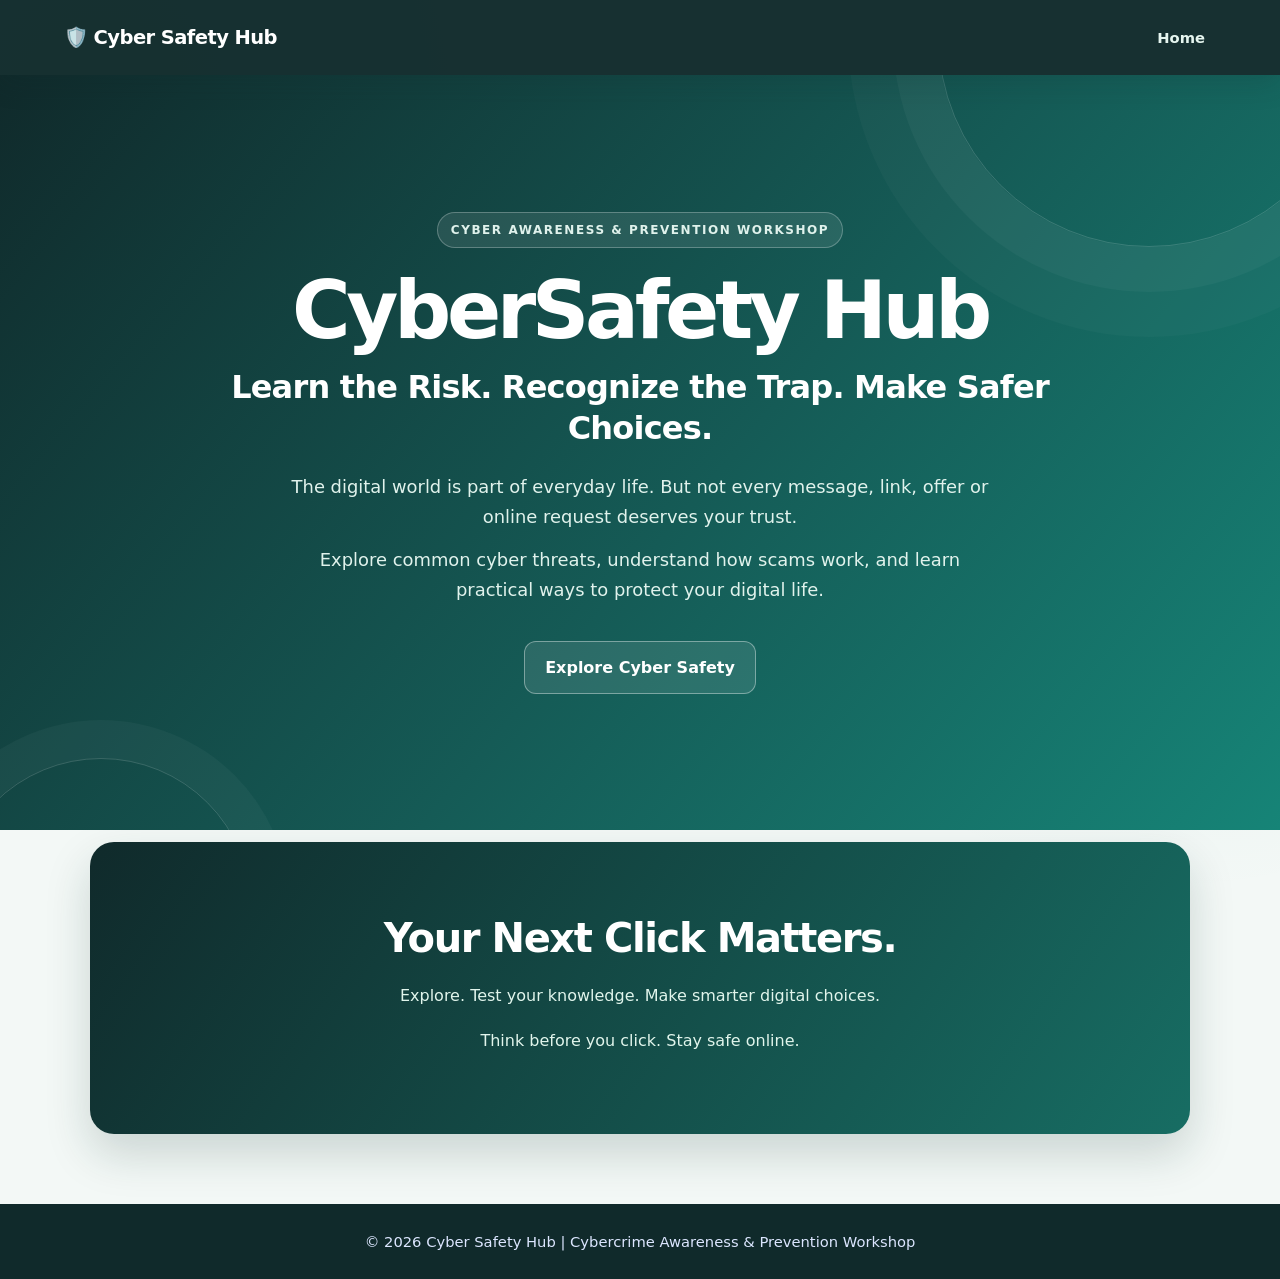
<file: index.html>
<!DOCTYPE html>
<html lang="en">
<head>
    <meta charset="UTF-8">
    <meta name="viewport" content="width=device-width, initial-scale=1.0">

    <title>Cyber Safety Hub</title>

    <link rel="stylesheet" href="css/style.css">
</head>

<body>

<header>
    <nav class="navbar">

        <div class="logo">
            🛡️ Cyber Safety Hub
        </div>

        <div class="nav-links">
            <a href="index.html">Home</a>
        </div>

    </nav>
</header>


<main>

<section class="hero">

    <div class="hero-content">

        <p class="small-title">
            CYBER AWARENESS & PREVENTION WORKSHOP
        </p>

        <h1>
            CyberSafety Hub
        </h1>

        <h2>
            Learn the Risk. Recognize the Trap. Make Safer Choices.
        </h2>

        <p>
            The digital world is part of everyday life.
            But not every message, link, offer or online request
            deserves your trust.
        </p>

        <p>
            Explore common cyber threats, understand how scams work,
            and learn practical ways to protect your digital life.
        </p>

        <div class="buttons">

            <a href="pages/explore.html"
               class="btn secondary">
                Explore Cyber Safety
            </a>

        </div>

    </div>

</section>


<section class="callout">

    <h2>Your Next Click Matters.</h2>

    <p>
        Explore. Test your knowledge. Make smarter digital choices.
    </p>

    <p>
        Think before you click. Stay safe online.
    </p>

</section>

</main>


<footer>

    <p>
        © 2026 Cyber Safety Hub | Cybercrime Awareness & Prevention Workshop
    </p>

</footer>

<script src="js/main.js"></script>

</body>
</html>
</file>
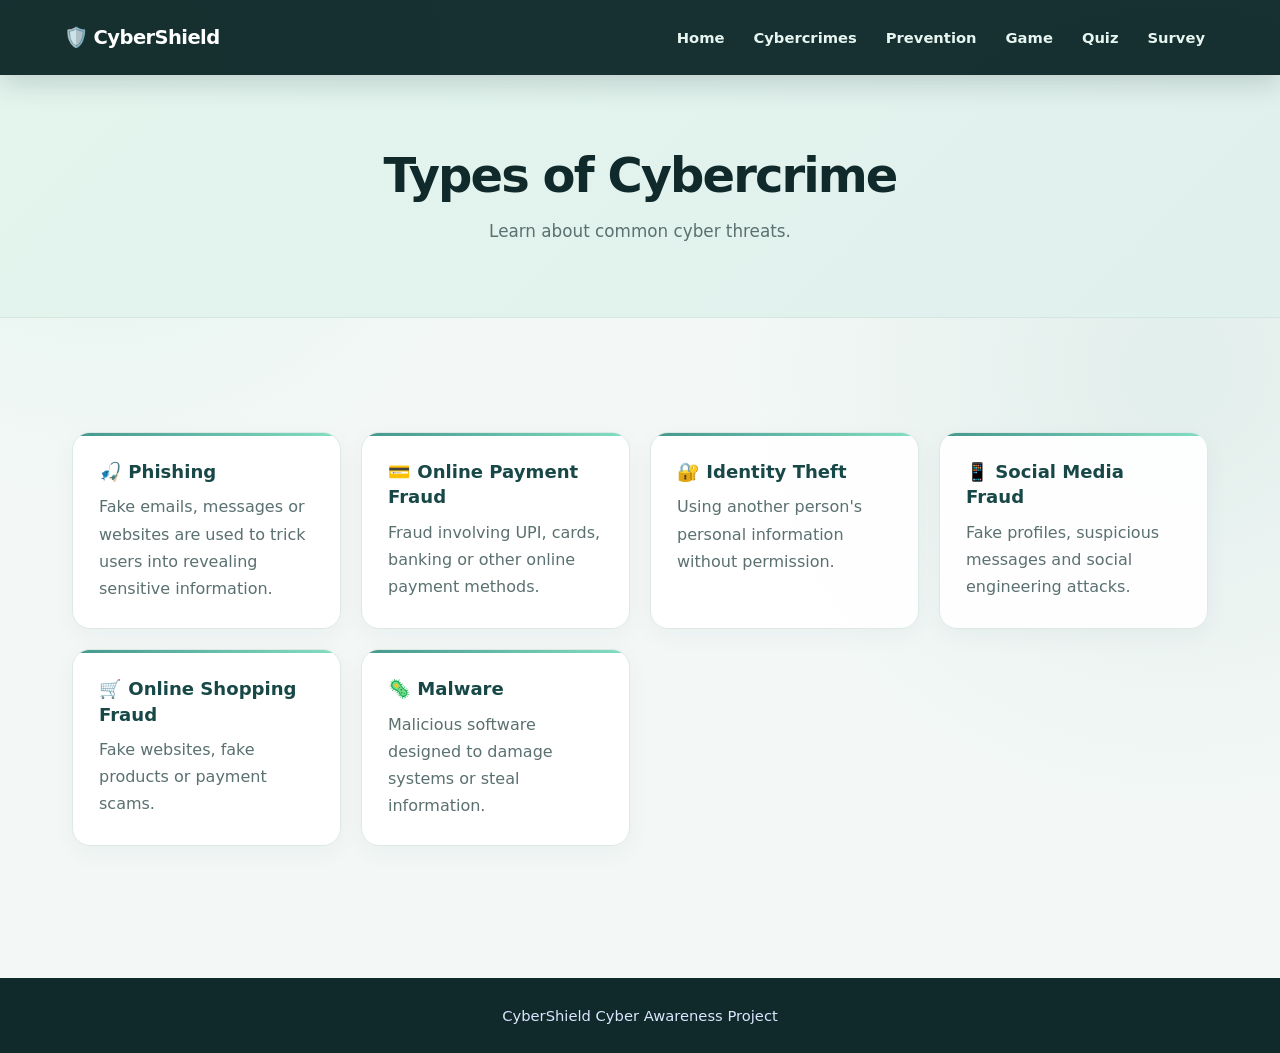
<file: cybercrimes.html>
<!DOCTYPE html>
<html lang="en">
<head>
    <meta charset="UTF-8">
    <meta name="viewport" content="width=device-width, initial-scale=1.0">
    <title>Types of Cybercrime</title>
    <link rel="stylesheet" href="css/style.css">
</head>

<body>

<header>
<nav class="navbar">
<h1>🛡️ CyberShield</h1>

<div class="nav-links">
<a href="index.html">Home</a>
<a href="cybercrimes.html">Cybercrimes</a>
<a href="prevention.html">Prevention</a>
<a href="game.html">Game</a>
<a href="quiz.html">Quiz</a>
<a href="survey.html">Survey</a>
</div>
</nav>
</header>

<section class="page-header">
<h2>Types of Cybercrime</h2>
<p>Learn about common cyber threats.</p>
</section>

<section class="container">

<div class="cards">

<div class="card">
<h3>🎣 Phishing</h3>
<p>
Fake emails, messages or websites are used to
trick users into revealing sensitive information.
</p>
</div>

<div class="card">
<h3>💳 Online Payment Fraud</h3>
<p>
Fraud involving UPI, cards, banking or other
online payment methods.
</p>
</div>

<div class="card">
<h3>🔐 Identity Theft</h3>
<p>
Using another person's personal information
without permission.
</p>
</div>

<div class="card">
<h3>📱 Social Media Fraud</h3>
<p>
Fake profiles, suspicious messages and
social engineering attacks.
</p>
</div>

<div class="card">
<h3>🛒 Online Shopping Fraud</h3>
<p>
Fake websites, fake products or payment scams.
</p>
</div>

<div class="card">
<h3>🦠 Malware</h3>
<p>
Malicious software designed to damage systems
or steal information.
</p>
</div>

</div>

</section>

<footer>
<p>CyberShield Cyber Awareness Project</p>
</footer>

</body>
</html>
</file>
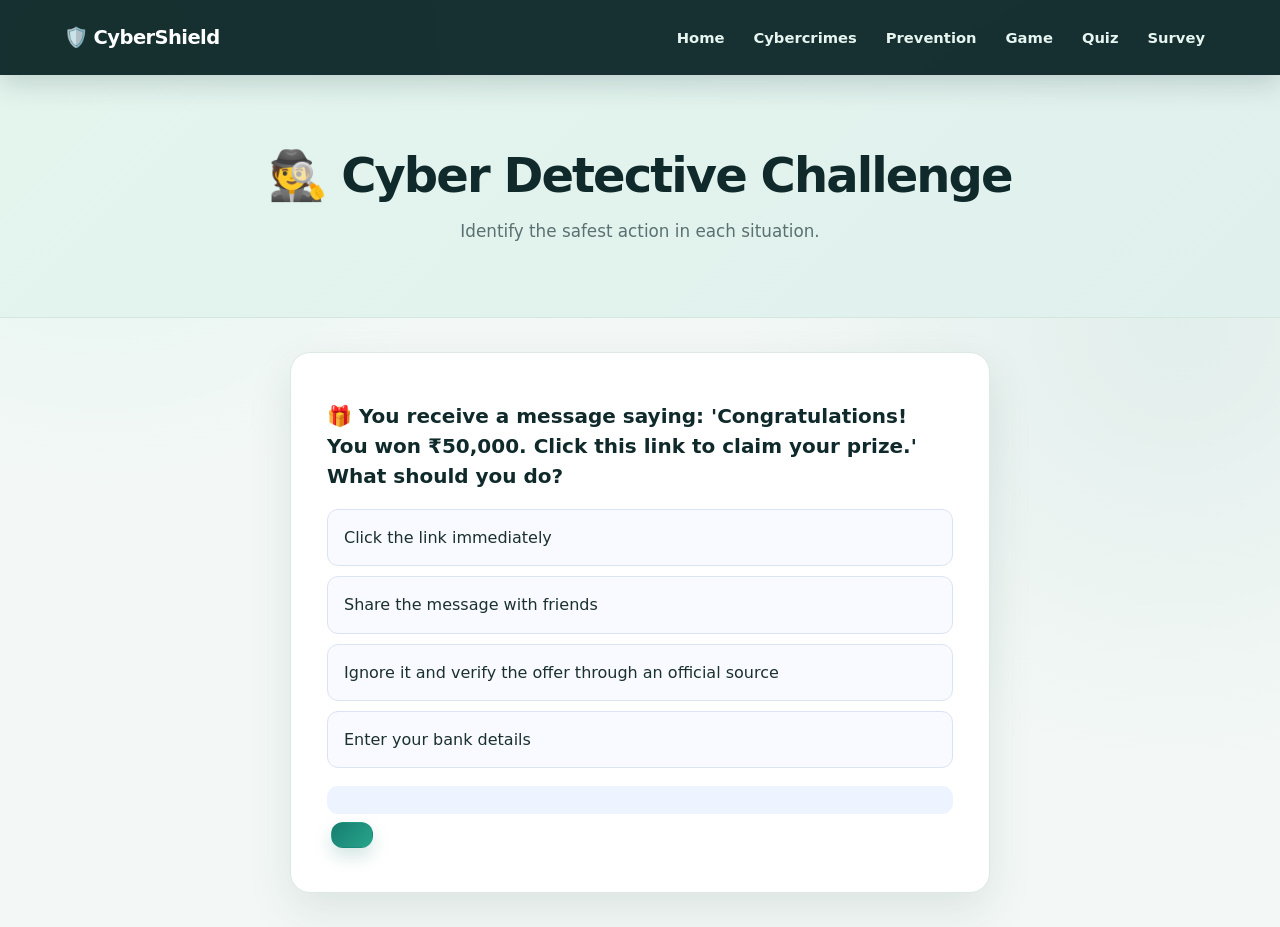
<file: game.html>
<!DOCTYPE html>
<html lang="en">
<head>
<meta charset="UTF-8">
<meta name="viewport" content="width=device-width, initial-scale=1.0">
<title>Cyber Challenge</title>
<link rel="stylesheet" href="css/style.css">
</head>

<body>

<header>
<nav class="navbar">
<h1>🛡️ CyberShield</h1>

<div class="nav-links">
<a href="index.html">Home</a>
<a href="cybercrimes.html">Cybercrimes</a>
<a href="prevention.html">Prevention</a>
<a href="game.html">Game</a>
<a href="quiz.html">Quiz</a>
<a href="survey.html">Survey</a>
</div>
</nav>
</header>

<section class="page-header">
<h2>🕵️ Cyber Detective Challenge</h2>
<p>Identify the safest action in each situation.</p>
</section>

<section class="question-box">

<h3 id="question"></h3>

<div id="options"></div>

<div id="result" class="result"></div>

<button  id="nextButton" onclick="nextQuestion()" class="btn primary>"
    Next Challenge
</button>

</section>

<script src="../js/game.js">
    let currentQuestion = 0;
let correctAnswers = 0;
let wrongAnswers = 0;

const questions = [
    {
        question: "You receive a message saying: 'Congratulations! You won ₹50,000. Click this link to claim your prize.' What should you do?",
        options: [
            "Click the link immediately",
            "Share the message with friends",
            "Ignore it and verify the offer through an official source",
            "Enter your bank details"
        ],
        answer: 2
    },

    {
        question: "Someone asks for your OTP on a phone call. What should you do?",
        options: [
            "Give the OTP",
            "Share only the last 2 digits",
            "Never share the OTP",
            "Ask them why they need it"
        ],
        answer: 2
    },

    {
        question: "You receive an unknown email attachment. What is the safest action?",
        options: [
            "Open it immediately",
            "Download it and check later",
            "Ignore/delete it or verify the sender first",
            "Forward it to friends"
        ],
        answer: 2
    }
];
</script>
<div id="quizResult" style="display:none;">
    <h2>🎉 Quiz Completed!</h2>

    <p>✅ Correct Answers: <span id="correctCount">0</span></p>
    <p>❌ Wrong Answers: <span id="wrongCount">0</span></p>
    <p>📊 Total Score: <span id="finalScore">0</span></p>
    <p>🎯 Percentage: <span id="percentage">0</span>%</p>

    <button onclick="restartQuiz()">🔄 Try Again</button>
</div>

</body>
</html>
</file>
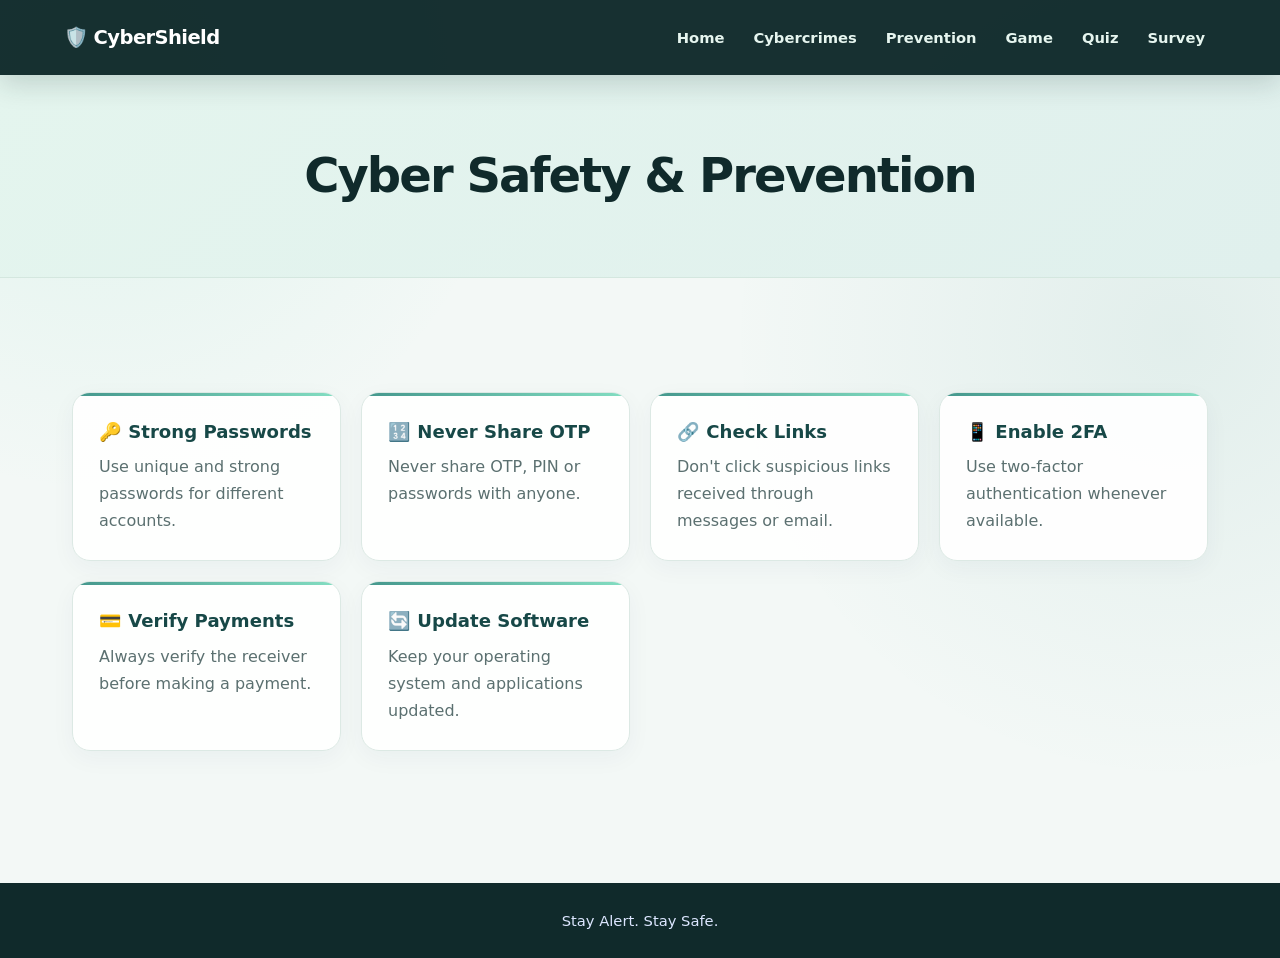
<file: prevention.html>
<!DOCTYPE html>
<html lang="en">
<head>
<meta charset="UTF-8">
<meta name="viewport" content="width=device-width, initial-scale=1.0">
<title>Cyber Safety Tips</title>
<link rel="stylesheet" href="css/style.css">
</head>

<body>

<header>
<nav class="navbar">
<h1>🛡️ CyberShield</h1>

<div class="nav-links">
<a href="index.html">Home</a>
<a href="cybercrimes.html">Cybercrimes</a>
<a href="prevention.html">Prevention</a>
<a href="game.html">Game</a>
<a href="quiz.html">Quiz</a>
<a href="survey.html">Survey</a>
</div>
</nav>
</header>

<section class="page-header">
<h2>Cyber Safety & Prevention</h2>
</section>

<section class="container">

<div class="cards">

<div class="card">
<h3>🔑 Strong Passwords</h3>
<p>Use unique and strong passwords for different accounts.</p>
</div>

<div class="card">
<h3>🔢 Never Share OTP</h3>
<p>Never share OTP, PIN or passwords with anyone.</p>
</div>

<div class="card">
<h3>🔗 Check Links</h3>
<p>Don't click suspicious links received through messages or email.</p>
</div>

<div class="card">
<h3>📱 Enable 2FA</h3>
<p>Use two-factor authentication whenever available.</p>
</div>

<div class="card">
<h3>💳 Verify Payments</h3>
<p>Always verify the receiver before making a payment.</p>
</div>

<div class="card">
<h3>🔄 Update Software</h3>
<p>Keep your operating system and applications updated.</p>
</div>

</div>

</section>

<footer>
<p>Stay Alert. Stay Safe.</p>
</footer>

</body>
</html>
</file>
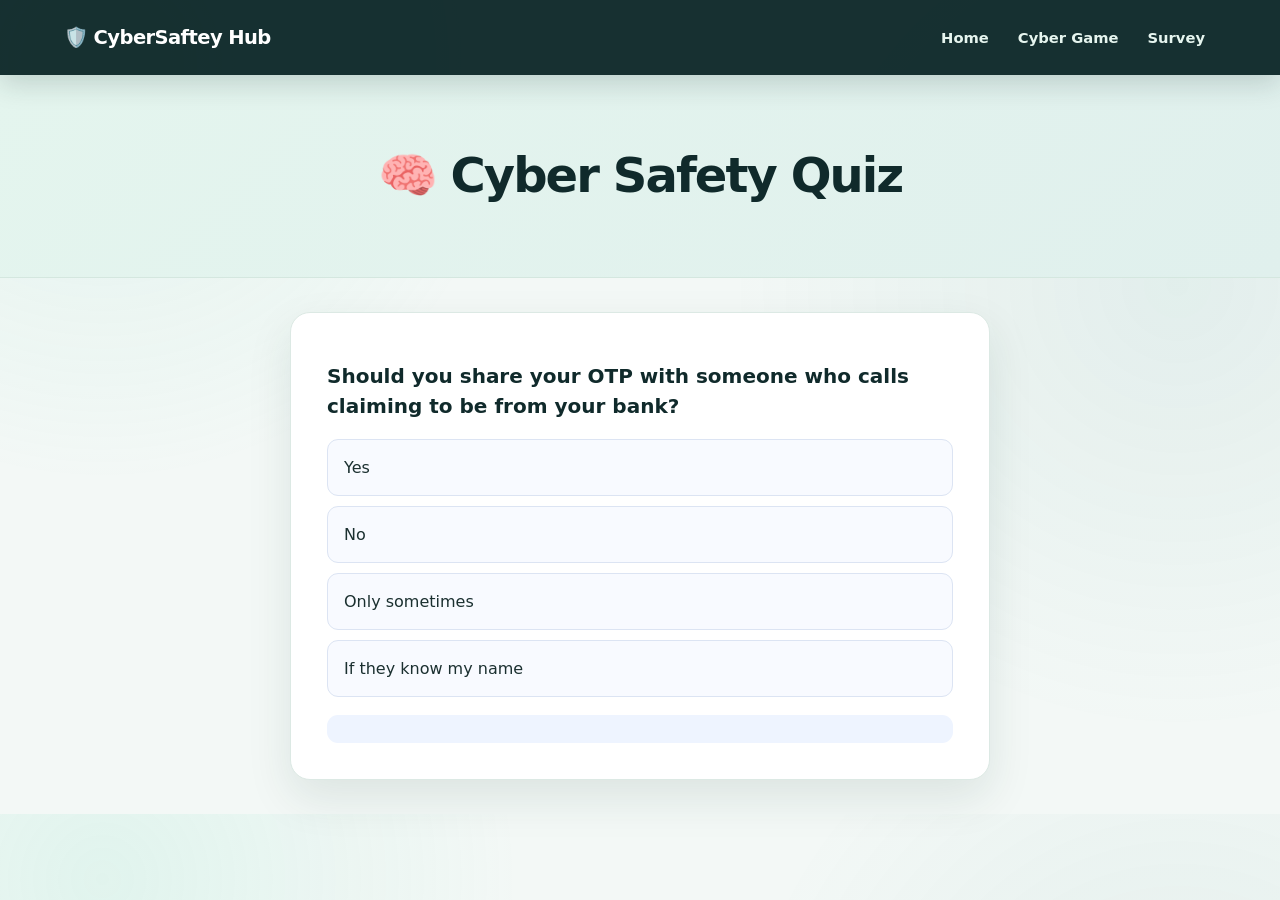
<file: quiz.html>
<!DOCTYPE html>
<html lang="en">
<head>
<meta charset="UTF-8">
<meta name="viewport" content="width=device-width, initial-scale=1.0">
<title>Cyber Safety Quiz</title>
<link rel="stylesheet" href="css/style.css">
</head>

<body>

<header>
<nav class="navbar">
<h1>🛡️ CyberSaftey Hub</h1>

<div class="nav-links">
<a href="index.html">Home</a>
<a href="game.html">Cyber Game</a>
<a href="survey.html">Survey</a>
</div>
</nav>
</header>

<section class="page-header">
<h2>🧠 Cyber Safety Quiz</h2>
</section>

<section class="question-box">

<h3 id="quizQuestion"></h3>

<div id="quizOptions"></div>

<div id="quizResult" class="result"></div>

<button id="quizNext" class="btn" type="button">
Next Question
</button>

</section>

<script src="js/quiz.js"></script>

</body>
</html>
</file>
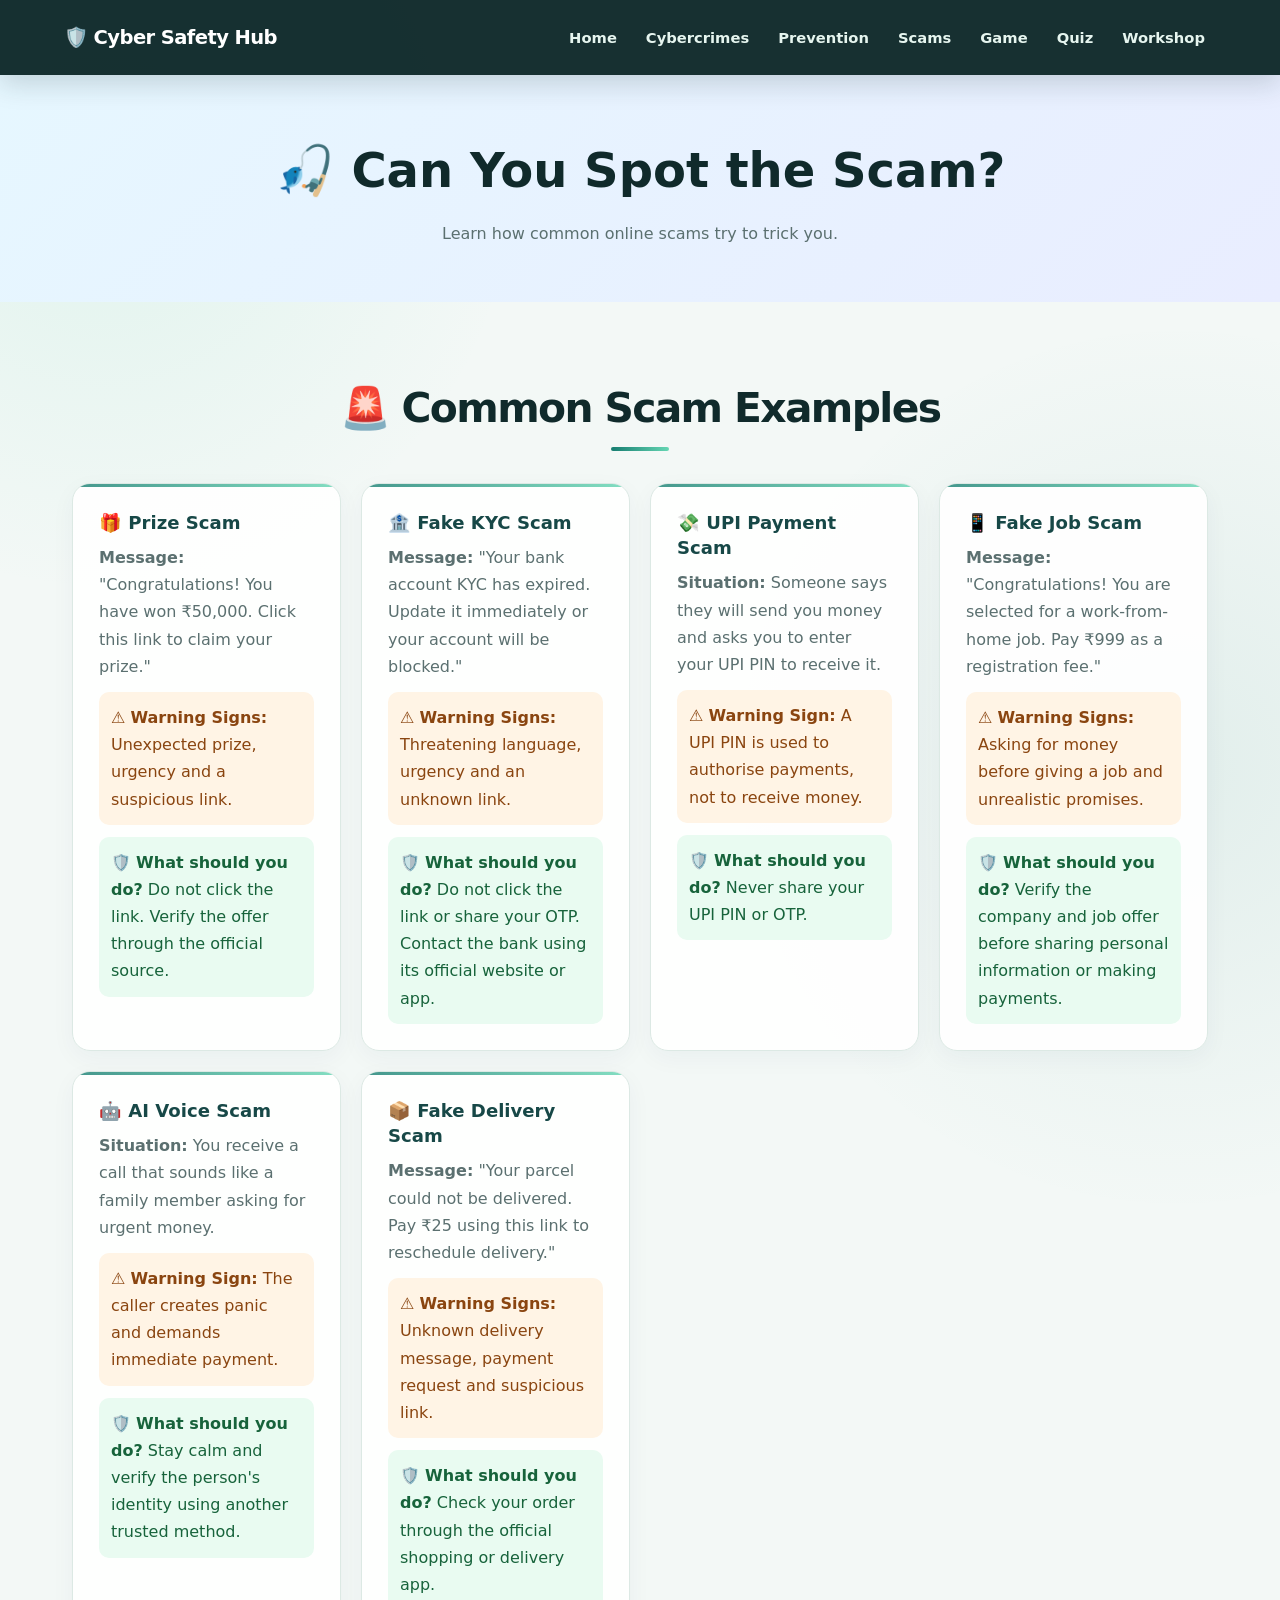
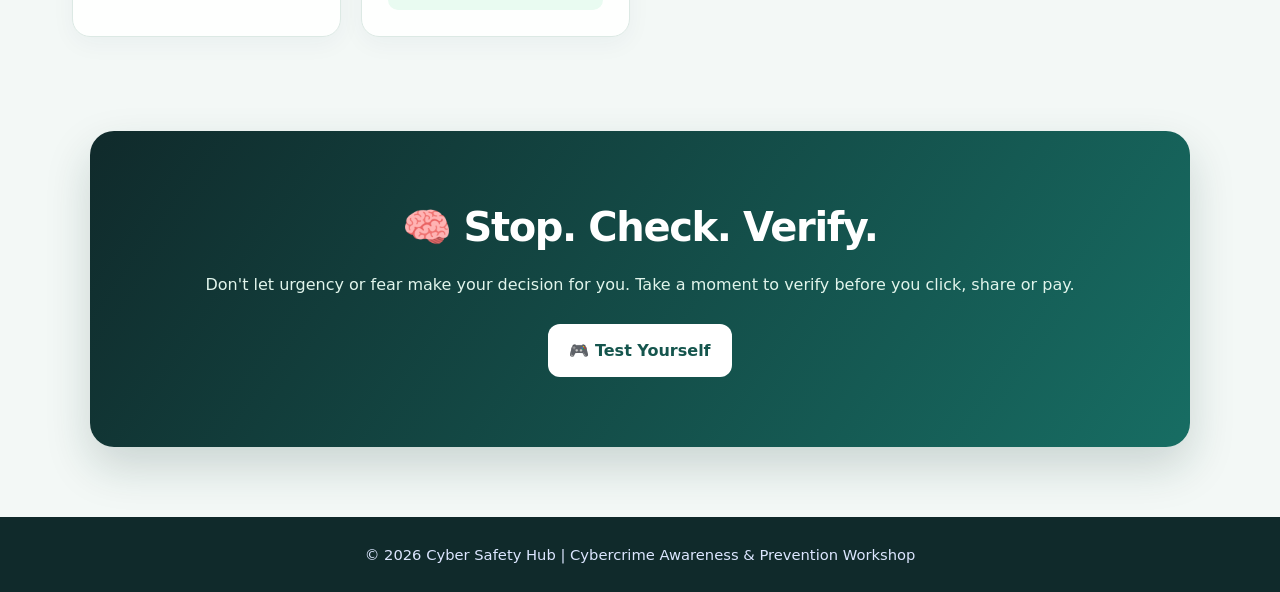
<file: scams.html>
<!DOCTYPE html>
<html lang="en">

<head>
    <meta charset="UTF-8">
    <meta name="viewport" content="width=device-width, initial-scale=1.0">

    <title>Scam Awareness | Cyber Safety Hub</title>

    <link rel="stylesheet" href="../css/style.css">
</head>

<body>

    <!-- NAVBAR -->
    <header>
        <nav class="navbar">

            <div class="logo">
                🛡️ Cyber Safety Hub
            </div>

            <div class="nav-links">
                <a href="../index.html">Home</a>
                <a href="cybercrimes.html">Cybercrimes</a>
                <a href="prevention.html">Prevention</a>
                <a href="scams.html">Scams</a>
                <a href="game.html">Game</a>
                <a href="quiz.html">Quiz</a>
                <a href="workshop.html">Workshop</a>
            </div>

        </nav>
    </header>


    <!-- PAGE TITLE -->
    <section class="page-title">

        <h1>🎣 Can You Spot the Scam?</h1>

        <p>
            Learn how common online scams try to trick you.
        </p>

    </section>


    <!-- SCAM EXAMPLES -->
    <section class="section">

        <h2>🚨 Common Scam Examples</h2>

        <div class="cards">

            <!-- SCAM 1 -->
            <div class="card">

                <h3>🎁 Prize Scam</h3>

                <p>
                    <strong>Message:</strong>
                    "Congratulations! You have won ₹50,000.
                    Click this link to claim your prize."
                </p>

                <div class="warning">
                    ⚠️ <strong>Warning Signs:</strong>
                    Unexpected prize, urgency and a suspicious link.
                </div>

                <div class="safe">
                    🛡️ <strong>What should you do?</strong>
                    Do not click the link. Verify the offer through
                    the official source.
                </div>

            </div>


            <!-- SCAM 2 -->
            <div class="card">

                <h3>🏦 Fake KYC Scam</h3>

                <p>
                    <strong>Message:</strong>
                    "Your bank account KYC has expired.
                    Update it immediately or your account will be blocked."
                </p>

                <div class="warning">
                    ⚠️ <strong>Warning Signs:</strong>
                    Threatening language, urgency and an unknown link.
                </div>

                <div class="safe">
                    🛡️ <strong>What should you do?</strong>
                    Do not click the link or share your OTP.
                    Contact the bank using its official website or app.
                </div>

            </div>


            <!-- SCAM 3 -->
            <div class="card">

                <h3>💸 UPI Payment Scam</h3>

                <p>
                    <strong>Situation:</strong>
                    Someone says they will send you money and asks
                    you to enter your UPI PIN to receive it.
                </p>

                <div class="warning">
                    ⚠️ <strong>Warning Sign:</strong>
                    A UPI PIN is used to authorise payments,
                    not to receive money.
                </div>

                <div class="safe">
                    🛡️ <strong>What should you do?</strong>
                    Never share your UPI PIN or OTP.
                </div>

            </div>


            <!-- SCAM 4 -->
            <div class="card">

                <h3>📱 Fake Job Scam</h3>

                <p>
                    <strong>Message:</strong>
                    "Congratulations! You are selected for a work-from-home
                    job. Pay ₹999 as a registration fee."
                </p>

                <div class="warning">
                    ⚠️ <strong>Warning Signs:</strong>
                    Asking for money before giving a job and
                    unrealistic promises.
                </div>

                <div class="safe">
                    🛡️ <strong>What should you do?</strong>
                    Verify the company and job offer before sharing
                    personal information or making payments.
                </div>

            </div>


            <!-- SCAM 5 -->
            <div class="card">

                <h3>🤖 AI Voice Scam</h3>

                <p>
                    <strong>Situation:</strong>
                    You receive a call that sounds like a family member
                    asking for urgent money.
                </p>

                <div class="warning">
                    ⚠️ <strong>Warning Sign:</strong>
                    The caller creates panic and demands immediate payment.
                </div>

                <div class="safe">
                    🛡️ <strong>What should you do?</strong>
                    Stay calm and verify the person's identity using
                    another trusted method.
                </div>

            </div>


            <!-- SCAM 6 -->
            <div class="card">

                <h3>📦 Fake Delivery Scam</h3>

                <p>
                    <strong>Message:</strong>
                    "Your parcel could not be delivered.
                    Pay ₹25 using this link to reschedule delivery."
                </p>

                <div class="warning">
                    ⚠️ <strong>Warning Signs:</strong>
                    Unknown delivery message, payment request
                    and suspicious link.
                </div>

                <div class="safe">
                    🛡️ <strong>What should you do?</strong>
                    Check your order through the official shopping
                    or delivery app.
                </div>

            </div>

        </div>

    </section>


    <!-- GOLDEN RULE -->
    <section class="callout">

        <h2>🧠 Stop. Check. Verify.</h2>

        <p>
            Don't let urgency or fear make your decision for you.
            Take a moment to verify before you click, share or pay.
        </p>

        <a href="game.html" class="btn primary">
            🎮 Test Yourself
        </a>

    </section>


    <!-- FOOTER -->
    <footer>

        <p>
            © 2026 Cyber Safety Hub |
            Cybercrime Awareness & Prevention Workshop
        </p>

    </footer>


    <script src="../js/main.js"></script>

</body>

</html>
</file>
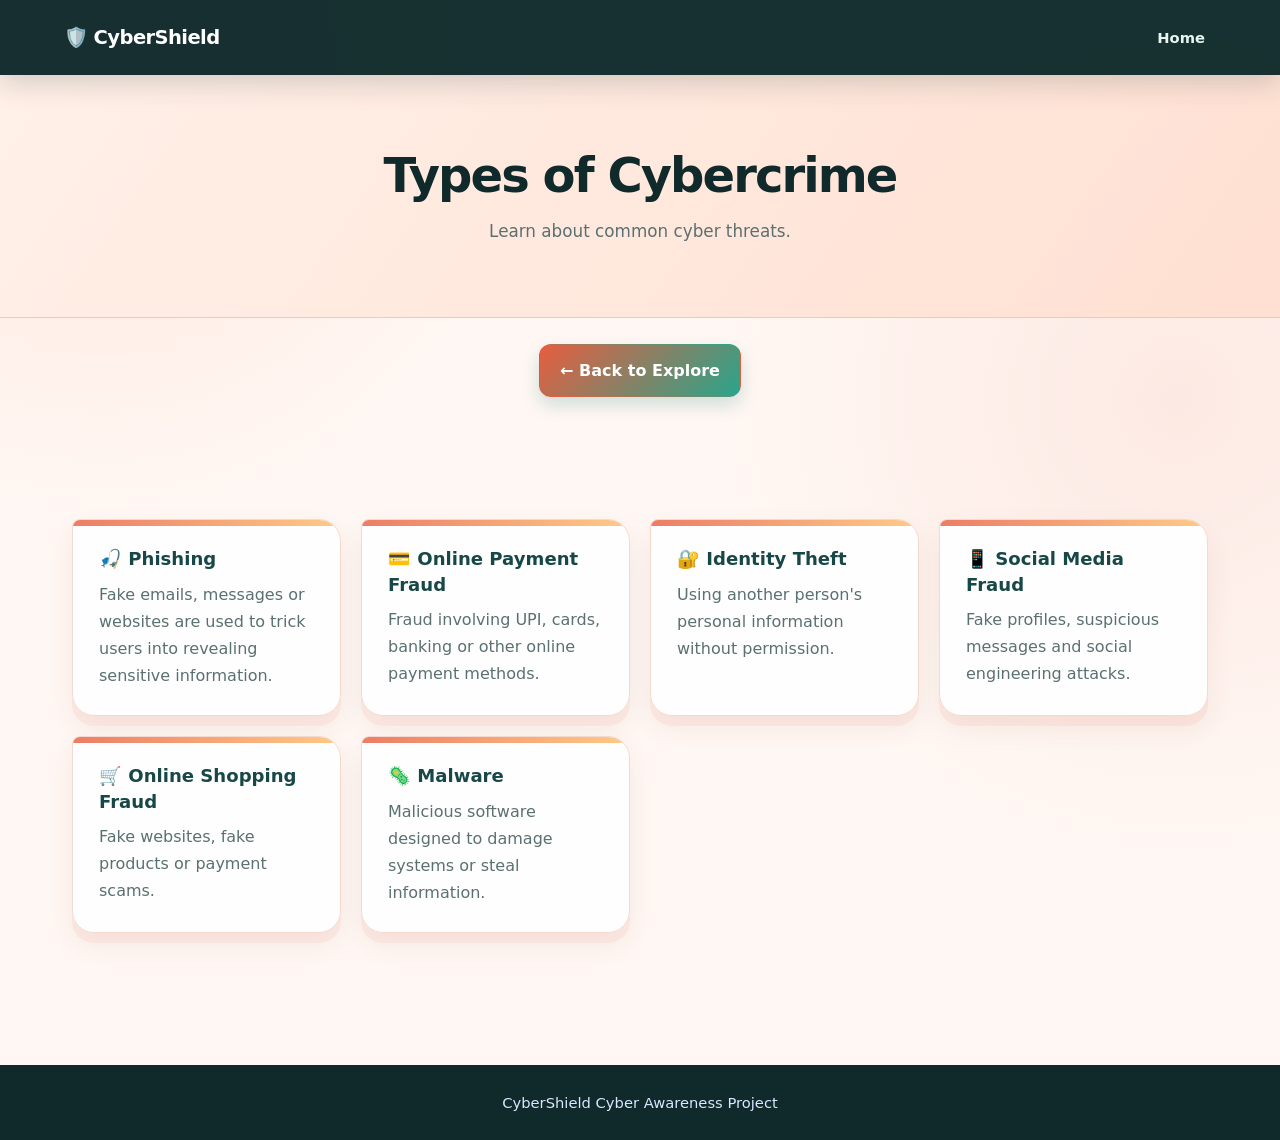
<file: pages/cybercrimes.html>
<!DOCTYPE html>
<html lang="en">
<head>
    <meta charset="UTF-8">
    <meta name="viewport" content="width=device-width, initial-scale=1.0">
    <title>Types of Cybercrime</title>
    <link rel="stylesheet" href="../css/style.css">
</head>

<body class="theme-crimes">

<header>
<nav class="navbar">
<h1>🛡️ CyberShield</h1>

<div class="nav-links">
        <a href="../index.html">Home</a>
      </div>
</nav>
</header>

<section class="page-header">
<h2>Types of Cybercrime</h2>
<p>Learn about common cyber threats.</p>
</section>

<div style="text-align:center; padding: 18px 20px 0;">
<a class="btn" href="explore.html">← Back to Explore</a>
</div>

<section class="container">

<div class="cards">

<div class="card">
<h3>🎣 Phishing</h3>
<p>
Fake emails, messages or websites are used to
trick users into revealing sensitive information.
</p>
</div>

<div class="card">
<h3>💳 Online Payment Fraud</h3>
<p>
Fraud involving UPI, cards, banking or other
online payment methods.
</p>
</div>

<div class="card">
<h3>🔐 Identity Theft</h3>
<p>
Using another person's personal information
without permission.
</p>
</div>

<div class="card">
<h3>📱 Social Media Fraud</h3>
<p>
Fake profiles, suspicious messages and
social engineering attacks.
</p>
</div>

<div class="card">
<h3>🛒 Online Shopping Fraud</h3>
<p>
Fake websites, fake products or payment scams.
</p>
</div>

<div class="card">
<h3>🦠 Malware</h3>
<p>
Malicious software designed to damage systems
or steal information.
</p>
</div>

</div>

</section>

<footer>
<p>CyberShield Cyber Awareness Project</p>
</footer>

</body>
</html>
</file>
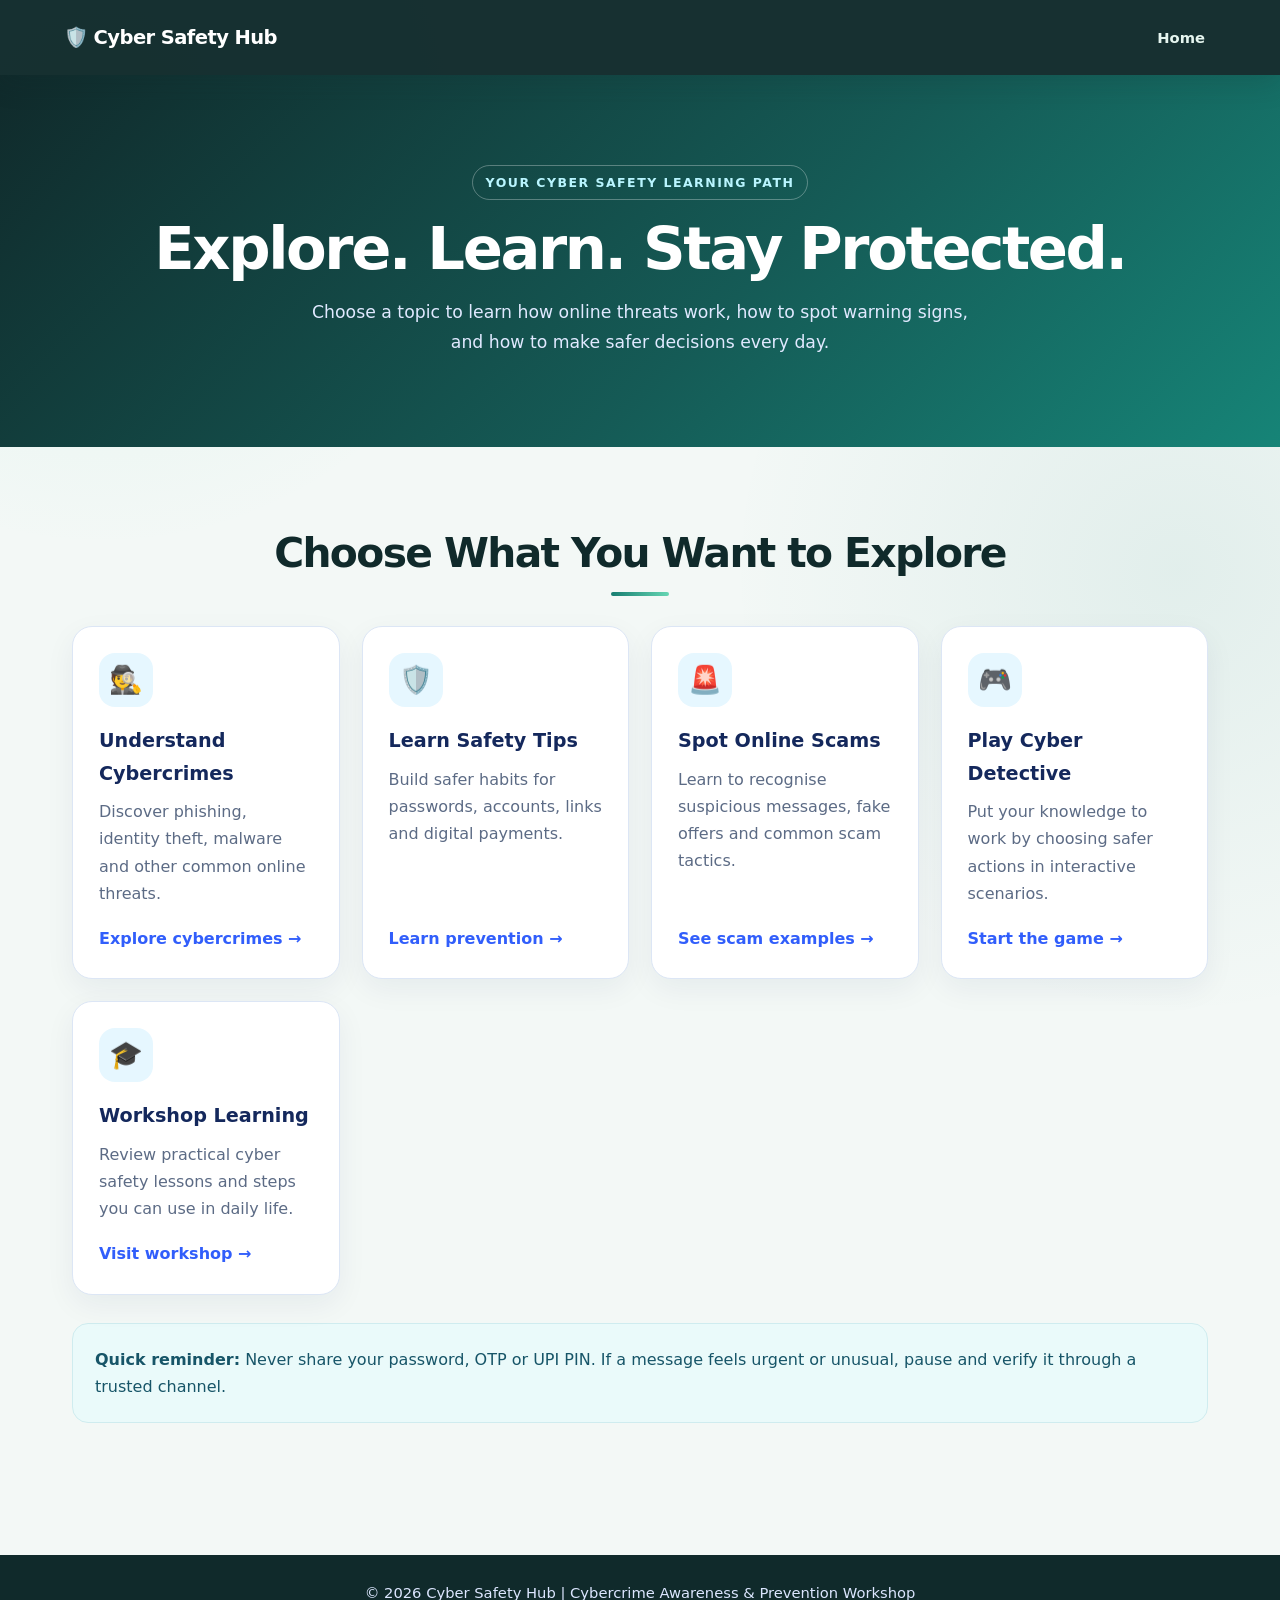
<file: pages/explore.html>
<!DOCTYPE html>
<html lang="en">
<head>
  <meta charset="UTF-8">
  <meta name="viewport" content="width=device-width, initial-scale=1.0">
  <title>Explore Cyber Safety | Cyber Safety Hub</title>
  <link rel="stylesheet" href="../css/style.css">
  <style>
    .explore-hero {
      padding: clamp(48px, 8vw, 90px) 22px;
      text-align: center;
      color: #fff;
      background: linear-gradient(135deg, #102a2b, #155b56 58%, #168477);
      position: relative;
      overflow: hidden;
    }
    .explore-hero .eyebrow {
      display: inline-block;
      padding: 6px 13px;
      margin-bottom: 15px;
      border: 1px solid rgba(255,255,255,.3);
      border-radius: 999px;
      color: #b9f5ff;
      font-size: .78rem;
      font-weight: 800;
      letter-spacing: .12em;
    }
    .explore-hero h2 { font-size: clamp(2.2rem, 5vw, 3.7rem); line-height: 1.15; letter-spacing: -.04em; }
    .explore-hero p { max-width: 680px; margin: 15px auto 0; color: #e0e9ff; font-size: 1.08rem; }
    .explore-grid { display: grid; grid-template-columns: repeat(auto-fit, minmax(min(100%, 260px), 1fr)); gap: 22px; margin-top: 30px; }
    .explore-card { display: flex; flex-direction: column; min-height: 245px; padding: 26px; border: 1px solid #dce6f5; border-radius: 20px; background: #fff; box-shadow: 0 10px 30px rgba(22,40,85,.06); text-decoration: none; color: #17233f; transition: transform .2s ease, box-shadow .2s ease; }
    .explore-card:hover { transform: translateY(-6px); box-shadow: 0 18px 40px rgba(22,40,85,.13); }
    .explore-icon { display: grid; place-items: center; width: 54px; height: 54px; margin-bottom: 18px; border-radius: 16px; background: #e6f7ff; font-size: 1.7rem; }
    .explore-card h3 { margin-bottom: 8px; color: #14285c; font-size: 1.2rem; }
    .explore-card p { color: #5c6b85; }
    .explore-card span { margin-top: auto; padding-top: 18px; color: #315efb; font-weight: 800; }
    .explore-note { margin-top: 28px; padding: 22px; border-radius: 16px; background: #eafafa; border: 1px solid #cfecef; color: #175568; }
  </style>
</head>
<body>
  <header>
    <nav class="navbar">
      <div class="logo">🛡️ Cyber Safety Hub</div>
      <div class="nav-links">
        <a href="../index.html">Home</a>
      </div>
    </nav>
  </header>

  <section class="explore-hero">
    <span class="eyebrow">YOUR CYBER SAFETY LEARNING PATH</span>
    <h2>Explore. Learn. Stay Protected.</h2>
    <p>Choose a topic to learn how online threats work, how to spot warning signs, and how to make safer decisions every day.</p>
  </section>

  <main class="container">
    <h2>Choose What You Want to Explore</h2>
    <div class="explore-grid">
      <a class="explore-card" href="cybercrimes.html">
        <div class="explore-icon">🕵️</div>
        <h3>Understand Cybercrimes</h3>
        <p>Discover phishing, identity theft, malware and other common online threats.</p>
        <span>Explore cybercrimes →</span>
      </a>
      <a class="explore-card" href="prevention.html">
        <div class="explore-icon">🛡️</div>
        <h3>Learn Safety Tips</h3>
        <p>Build safer habits for passwords, accounts, links and digital payments.</p>
        <span>Learn prevention →</span>
      </a>
      <a class="explore-card" href="scams.html">
        <div class="explore-icon">🚨</div>
        <h3>Spot Online Scams</h3>
        <p>Learn to recognise suspicious messages, fake offers and common scam tactics.</p>
        <span>See scam examples →</span>
      </a>
      <a class="explore-card" href="game.html">
        <div class="explore-icon">🎮</div>
        <h3>Play Cyber Detective</h3>
        <p>Put your knowledge to work by choosing safer actions in interactive scenarios.</p>
        <span>Start the game →</span>
      </a>
      <a class="explore-card" href="workshop.html">
        <div class="explore-icon">🎓</div>
        <h3>Workshop Learning</h3>
        <p>Review practical cyber safety lessons and steps you can use in daily life.</p>
        <span>Visit workshop →</span>
      </a>
    </div>
    <div class="explore-note"><strong>Quick reminder:</strong> Never share your password, OTP or UPI PIN. If a message feels urgent or unusual, pause and verify it through a trusted channel.</div>
  </main>

  <footer><p>© 2026 Cyber Safety Hub | Cybercrime Awareness &amp; Prevention Workshop</p></footer>
  <script src="../js/main.js"></script>
</body>
</html>
</file>
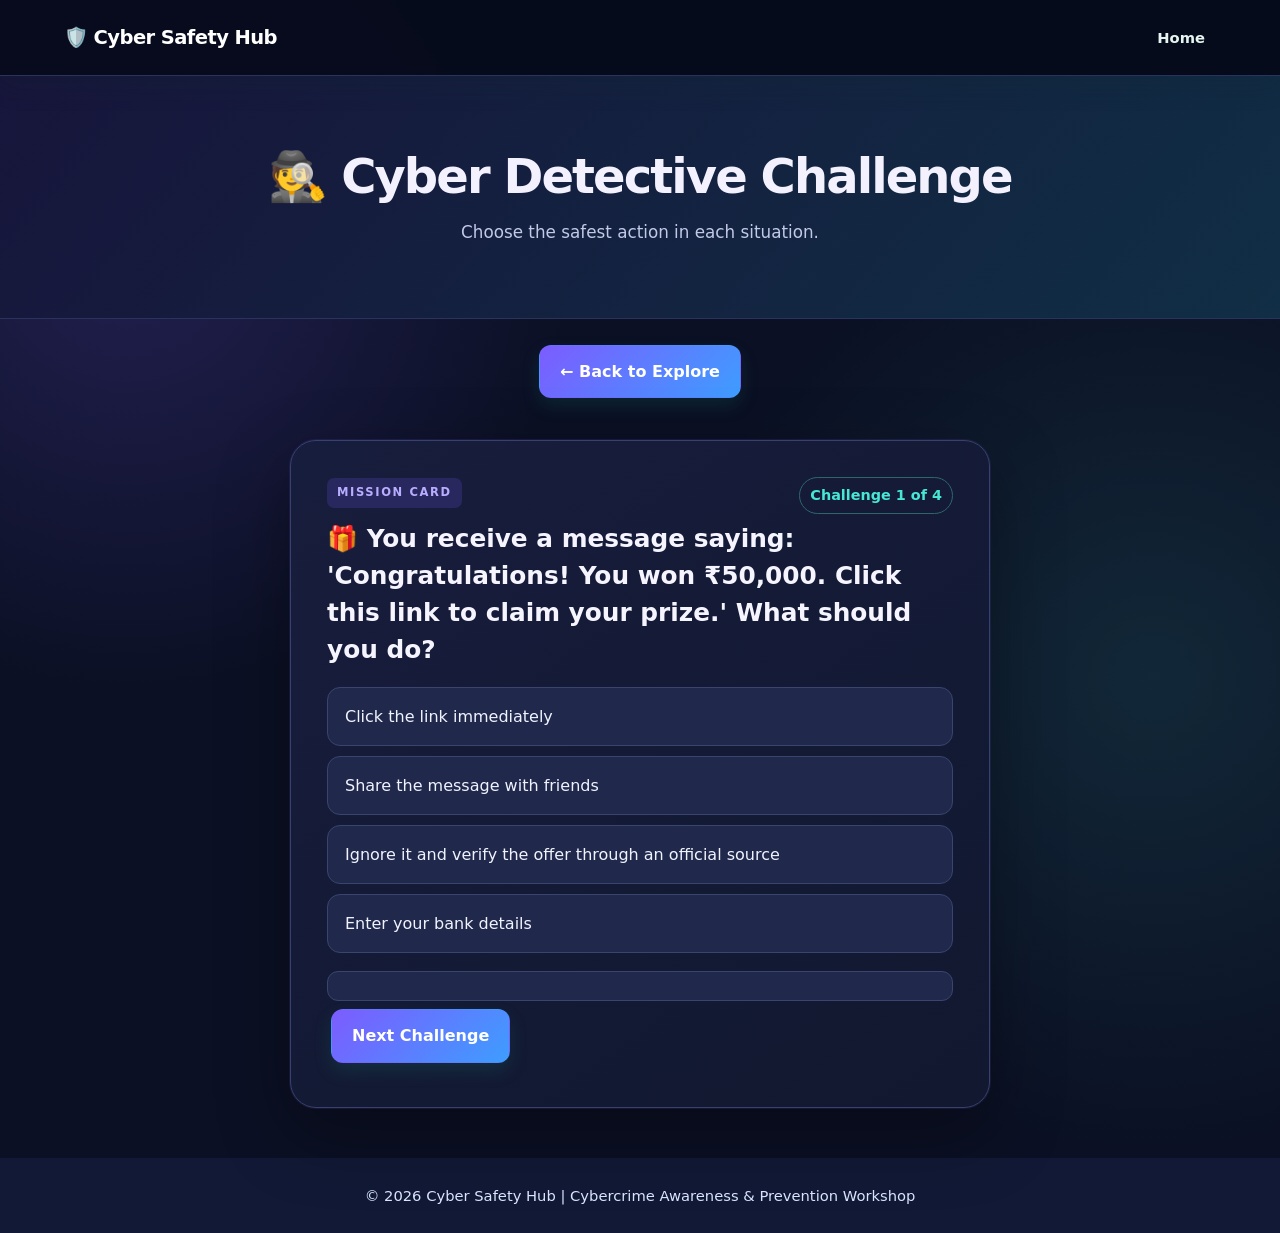
<file: pages/game.html>
<!DOCTYPE html>
<html lang="en">
<head>
  <meta charset="UTF-8">
  <meta name="viewport" content="width=device-width, initial-scale=1.0">
  <title>Cyber Detective Challenge | Cyber Safety Hub</title>
  <link rel="stylesheet" href="../css/style.css">
</head>
<body class="theme-game">
  <header>
    <nav class="navbar">
      <h1>🛡️ Cyber Safety Hub</h1>
      <div class="nav-links">
        <a href="../index.html">Home</a>
      </div>
    </nav>
  </header>
  <section class="page-header">
    <h2>🕵️ Cyber Detective Challenge</h2>
    <p>Choose the safest action in each situation.</p>
  </section>

<div style="text-align:center; padding: 18px 20px 0;">
<a class="btn" href="explore.html">← Back to Explore</a>
</div>

  <main class="question-box">
    <p id="score" aria-live="polite"></p>
    <h3 id="question"></h3>
    <div id="options" class="options"></div>
    <p id="feedback" class="result" aria-live="polite"></p>
    <button id="nextButton" class="btn primary" type="button" onclick="nextQuestion()">Next Challenge</button>
  </main>
  <footer><p>© 2026 Cyber Safety Hub | Cybercrime Awareness &amp; Prevention Workshop</p></footer>
  <script src="../js/game.js"></script>
</body>
</html>
</file>
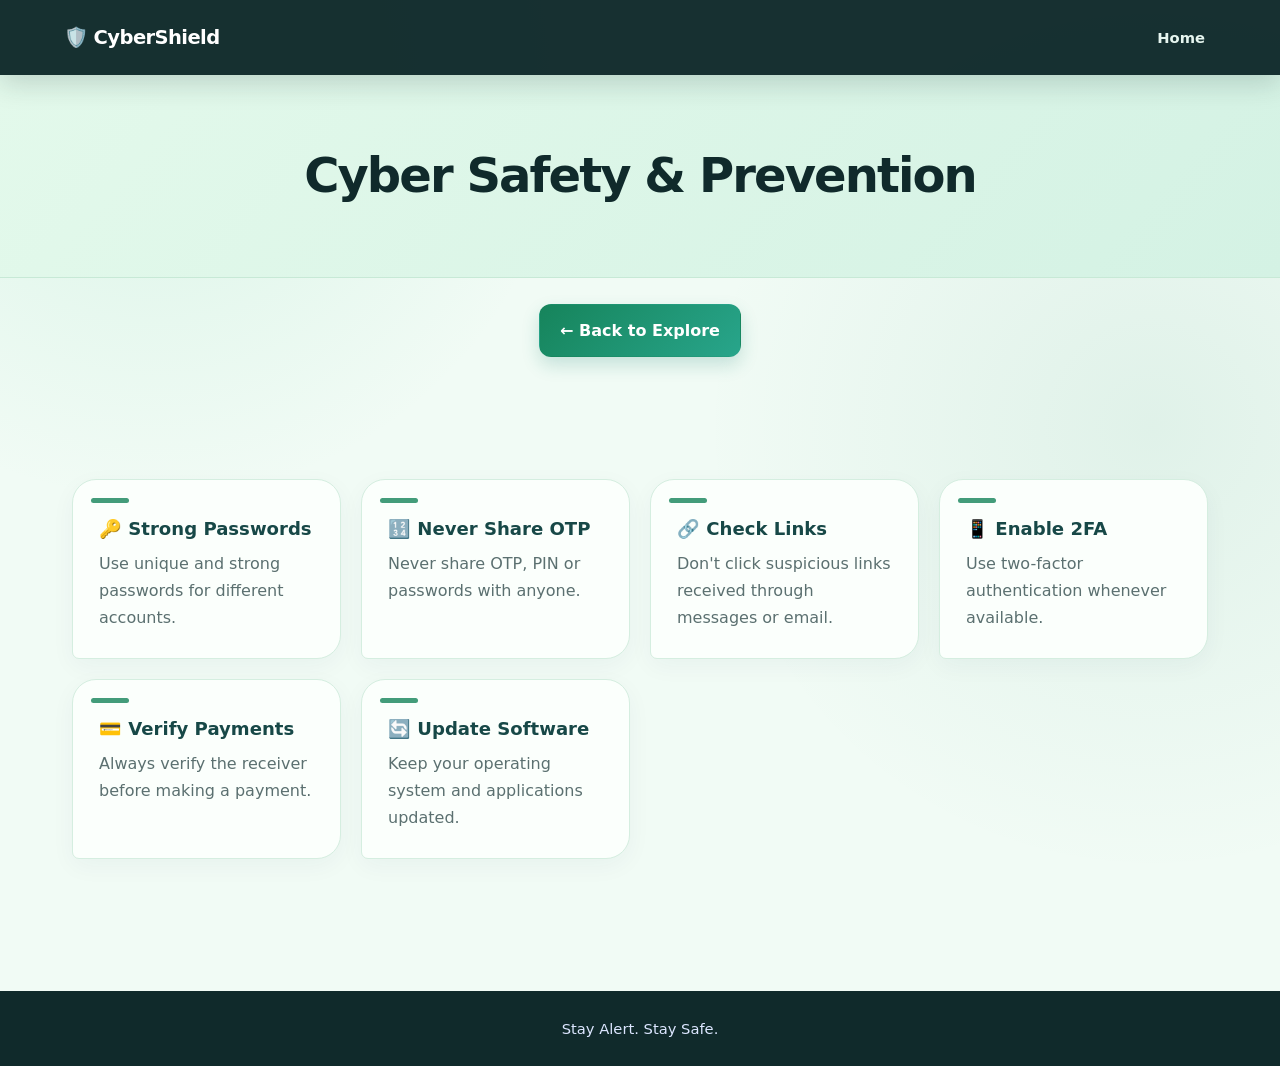
<file: pages/prevention.html>
<!DOCTYPE html>
<html lang="en">
<head>
<meta charset="UTF-8">
<meta name="viewport" content="width=device-width, initial-scale=1.0">
<title>Cyber Safety Tips</title>
<link rel="stylesheet" href="../css/style.css">
</head>

<body class="theme-prevention">

<header>
<nav class="navbar">
<h1>🛡️ CyberShield</h1>

<div class="nav-links">
        <a href="../index.html">Home</a>
      </div>
</nav>
</header>

<section class="page-header">
<h2>Cyber Safety & Prevention</h2>
</section>

<div style="text-align:center; padding: 18px 20px 0;">
<a class="btn" href="explore.html">← Back to Explore</a>
</div>

<section class="container">

<div class="cards">

<div class="card">
<h3>🔑 Strong Passwords</h3>
<p>Use unique and strong passwords for different accounts.</p>
</div>

<div class="card">
<h3>🔢 Never Share OTP</h3>
<p>Never share OTP, PIN or passwords with anyone.</p>
</div>

<div class="card">
<h3>🔗 Check Links</h3>
<p>Don't click suspicious links received through messages or email.</p>
</div>

<div class="card">
<h3>📱 Enable 2FA</h3>
<p>Use two-factor authentication whenever available.</p>
</div>

<div class="card">
<h3>💳 Verify Payments</h3>
<p>Always verify the receiver before making a payment.</p>
</div>

<div class="card">
<h3>🔄 Update Software</h3>
<p>Keep your operating system and applications updated.</p>
</div>

</div>

</section>

<footer>
<p>Stay Alert. Stay Safe.</p>
</footer>

</body>
</html>
</file>
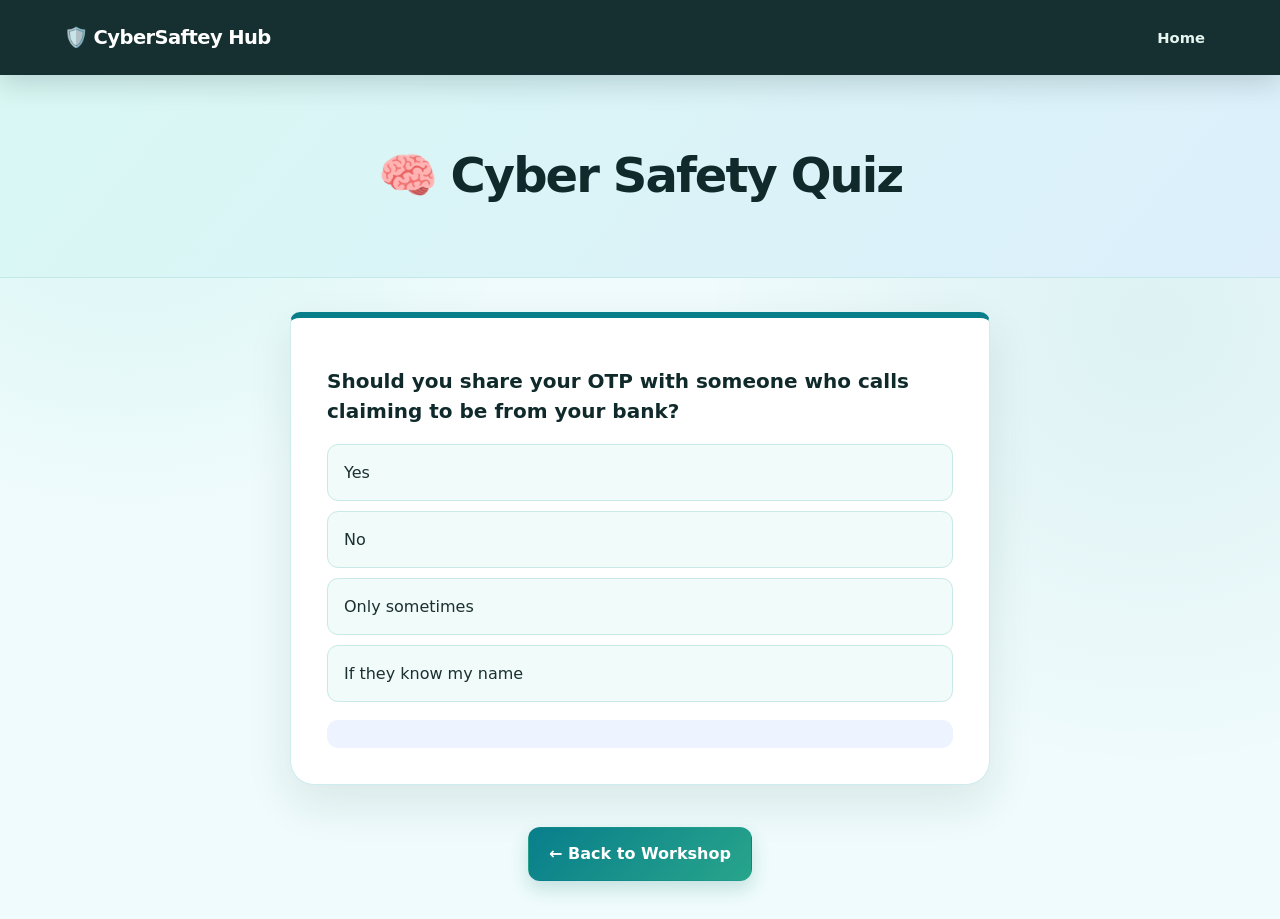
<file: pages/quiz.html>
<!DOCTYPE html>
<html lang="en">
<head>
<meta charset="UTF-8">
<meta name="viewport" content="width=device-width, initial-scale=1.0">
<title>Cyber Safety Quiz</title>
<link rel="stylesheet" href="../css/style.css">
</head>

<body class="theme-quiz">

<header>
<nav class="navbar">
<h1>🛡️ CyberSaftey Hub</h1>

<div class="nav-links">
        <a href="../index.html">Home</a>
      </div>
</nav>
</header>

<section class="page-header">
<h2>🧠 Cyber Safety Quiz</h2>
</section>

<section class="question-box">

<h3 id="quizQuestion"></h3>

<div id="quizOptions"></div>

<div id="quizResult" class="result"></div>

<button id="quizNext" class="btn" type="button">
Next Question
</button>

</section>

<div style="text-align: center; padding: 0 20px 30px;">
<a class="btn" href="workshop.html">← Back to Workshop</a>
</div>

<script src="../js/quiz.js"></script>

</body>
</html>
</file>
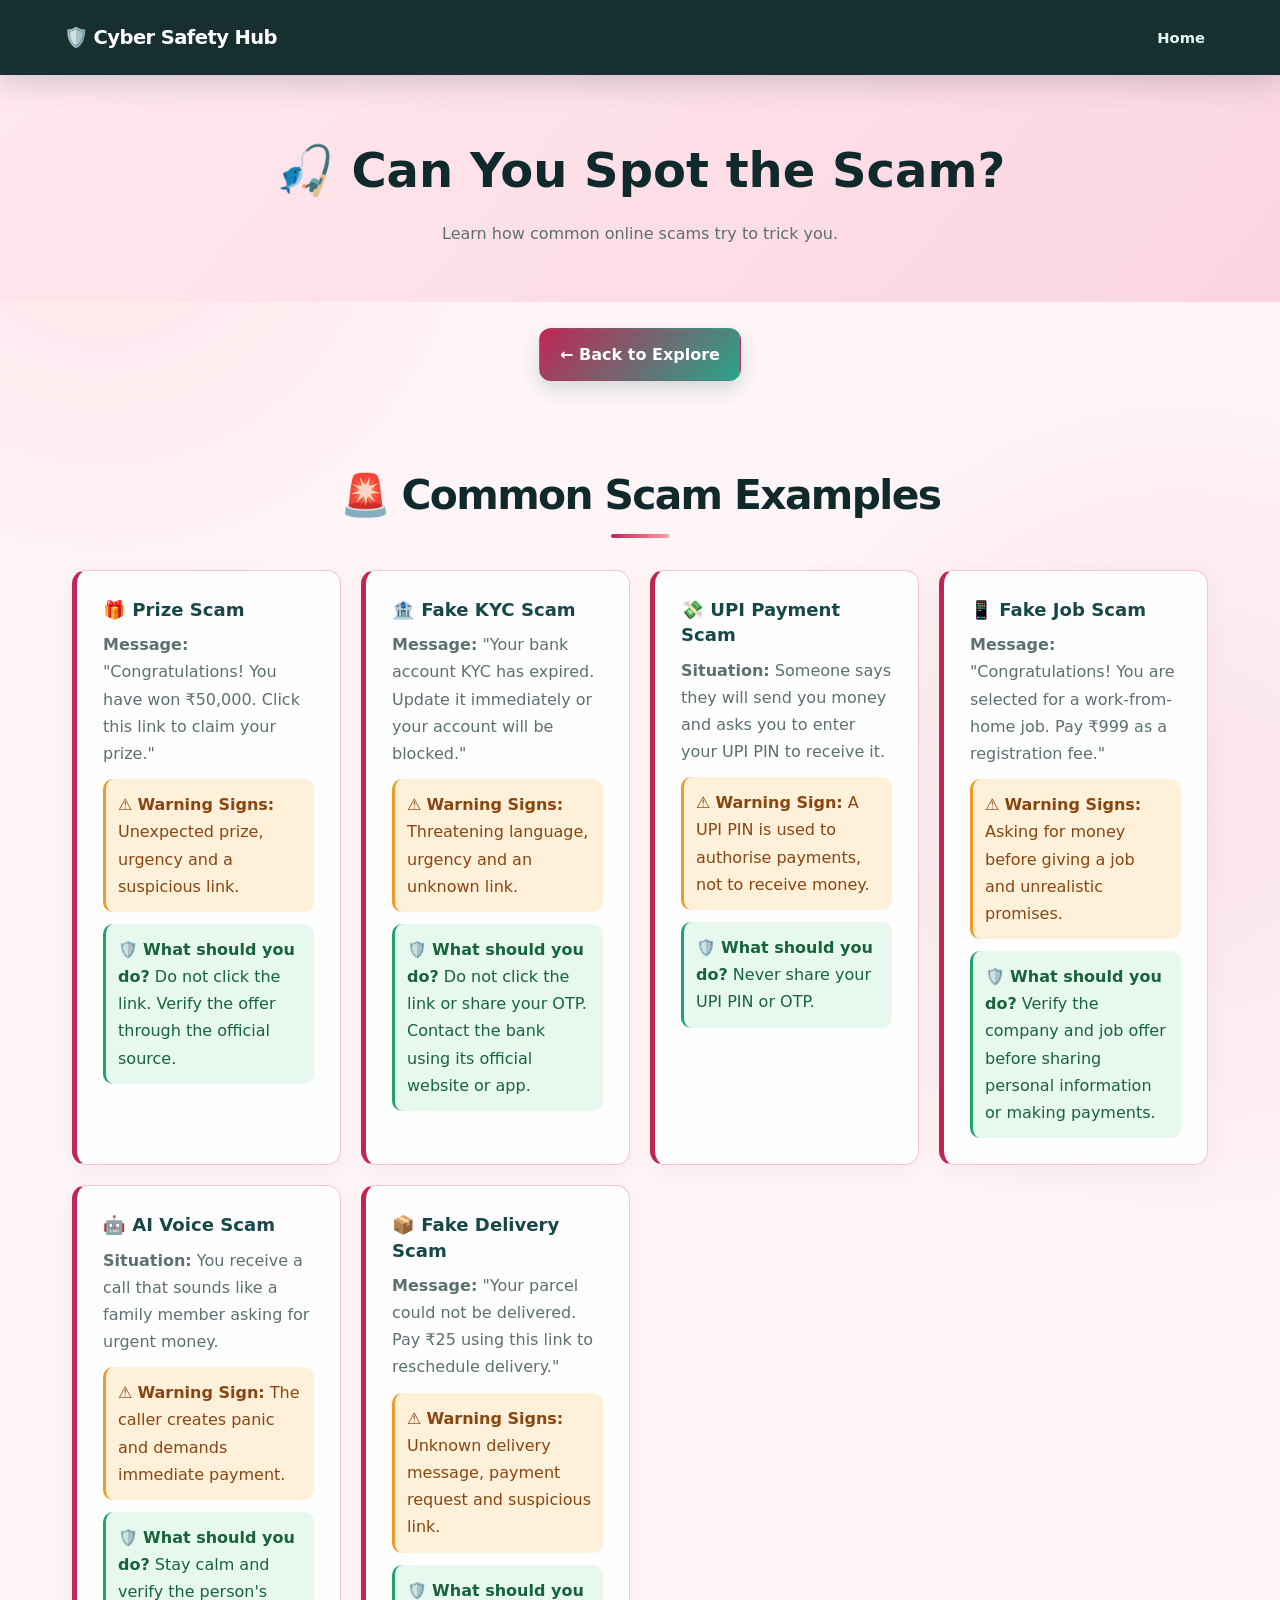
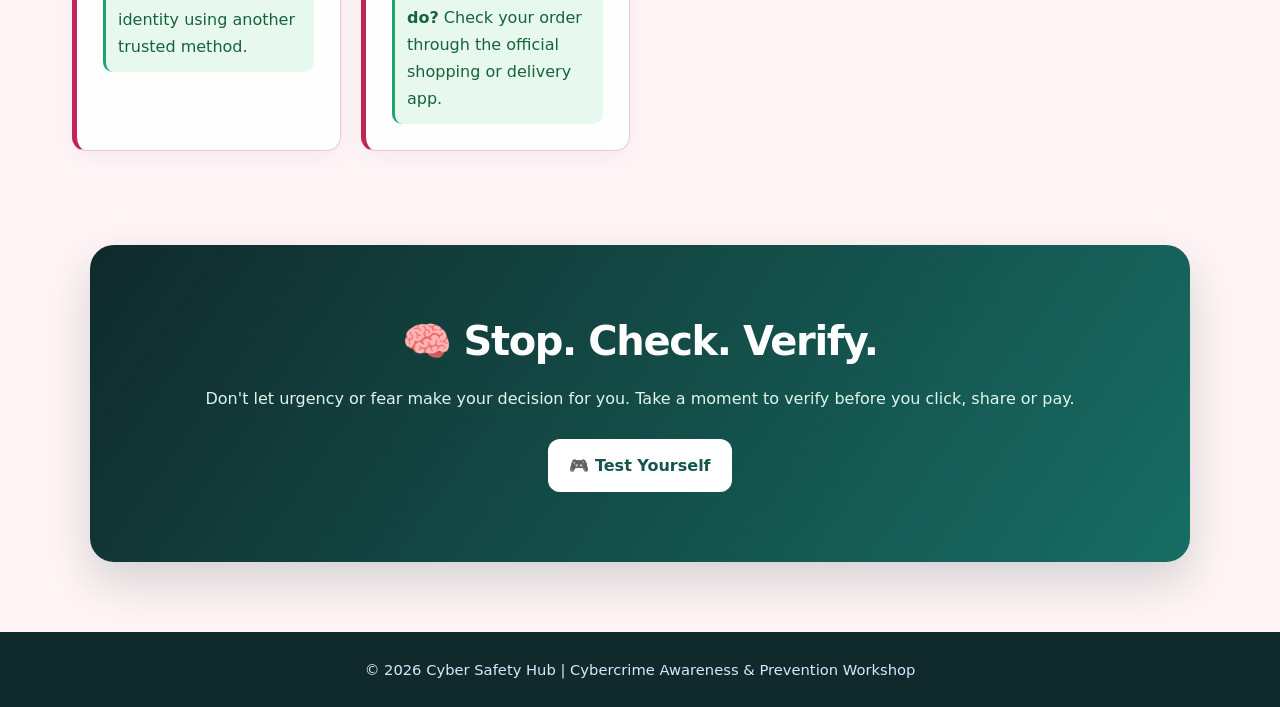
<file: pages/scams.html>
<!DOCTYPE html>
<html lang="en">

<head>
    <meta charset="UTF-8">
    <meta name="viewport" content="width=device-width, initial-scale=1.0">

    <title>Scam Awareness | Cyber Safety Hub</title>

    <link rel="stylesheet" href="../css/style.css">
</head>

<body class="theme-scams">

    <!-- NAVBAR -->
    <header>
        <nav class="navbar">

            <div class="logo">
                🛡️ Cyber Safety Hub
            </div>

            <div class="nav-links">
                <a href="../index.html">Home</a>
            </div>

        </nav>
    </header>


    <!-- PAGE TITLE -->
    <section class="page-title">

        <h1>🎣 Can You Spot the Scam?</h1>

        <p>
            Learn how common online scams try to trick you.
        </p>

    </section>



<div style="text-align:center; padding: 18px 20px 0;">
<a class="btn" href="explore.html">← Back to Explore</a>
</div>

    <!-- SCAM EXAMPLES -->
    <section class="section">

        <h2>🚨 Common Scam Examples</h2>

        <div class="cards">

            <!-- SCAM 1 -->
            <div class="card">

                <h3>🎁 Prize Scam</h3>

                <p>
                    <strong>Message:</strong>
                    "Congratulations! You have won ₹50,000.
                    Click this link to claim your prize."
                </p>

                <div class="warning">
                    ⚠️ <strong>Warning Signs:</strong>
                    Unexpected prize, urgency and a suspicious link.
                </div>

                <div class="safe">
                    🛡️ <strong>What should you do?</strong>
                    Do not click the link. Verify the offer through
                    the official source.
                </div>

            </div>


            <!-- SCAM 2 -->
            <div class="card">

                <h3>🏦 Fake KYC Scam</h3>

                <p>
                    <strong>Message:</strong>
                    "Your bank account KYC has expired.
                    Update it immediately or your account will be blocked."
                </p>

                <div class="warning">
                    ⚠️ <strong>Warning Signs:</strong>
                    Threatening language, urgency and an unknown link.
                </div>

                <div class="safe">
                    🛡️ <strong>What should you do?</strong>
                    Do not click the link or share your OTP.
                    Contact the bank using its official website or app.
                </div>

            </div>


            <!-- SCAM 3 -->
            <div class="card">

                <h3>💸 UPI Payment Scam</h3>

                <p>
                    <strong>Situation:</strong>
                    Someone says they will send you money and asks
                    you to enter your UPI PIN to receive it.
                </p>

                <div class="warning">
                    ⚠️ <strong>Warning Sign:</strong>
                    A UPI PIN is used to authorise payments,
                    not to receive money.
                </div>

                <div class="safe">
                    🛡️ <strong>What should you do?</strong>
                    Never share your UPI PIN or OTP.
                </div>

            </div>


            <!-- SCAM 4 -->
            <div class="card">

                <h3>📱 Fake Job Scam</h3>

                <p>
                    <strong>Message:</strong>
                    "Congratulations! You are selected for a work-from-home
                    job. Pay ₹999 as a registration fee."
                </p>

                <div class="warning">
                    ⚠️ <strong>Warning Signs:</strong>
                    Asking for money before giving a job and
                    unrealistic promises.
                </div>

                <div class="safe">
                    🛡️ <strong>What should you do?</strong>
                    Verify the company and job offer before sharing
                    personal information or making payments.
                </div>

            </div>


            <!-- SCAM 5 -->
            <div class="card">

                <h3>🤖 AI Voice Scam</h3>

                <p>
                    <strong>Situation:</strong>
                    You receive a call that sounds like a family member
                    asking for urgent money.
                </p>

                <div class="warning">
                    ⚠️ <strong>Warning Sign:</strong>
                    The caller creates panic and demands immediate payment.
                </div>

                <div class="safe">
                    🛡️ <strong>What should you do?</strong>
                    Stay calm and verify the person's identity using
                    another trusted method.
                </div>

            </div>


            <!-- SCAM 6 -->
            <div class="card">

                <h3>📦 Fake Delivery Scam</h3>

                <p>
                    <strong>Message:</strong>
                    "Your parcel could not be delivered.
                    Pay ₹25 using this link to reschedule delivery."
                </p>

                <div class="warning">
                    ⚠️ <strong>Warning Signs:</strong>
                    Unknown delivery message, payment request
                    and suspicious link.
                </div>

                <div class="safe">
                    🛡️ <strong>What should you do?</strong>
                    Check your order through the official shopping
                    or delivery app.
                </div>

            </div>

        </div>

    </section>


    <!-- GOLDEN RULE -->
    <section class="callout">

        <h2>🧠 Stop. Check. Verify.</h2>

        <p>
            Don't let urgency or fear make your decision for you.
            Take a moment to verify before you click, share or pay.
        </p>

        <a href="game.html" class="btn primary">
            🎮 Test Yourself
        </a>

    </section>


    <!-- FOOTER -->
    <footer>

        <p>
            © 2026 Cyber Safety Hub |
            Cybercrime Awareness & Prevention Workshop
        </p>

    </footer>


    <script src="../js/main.js"></script>

</body>

</html>
</file>
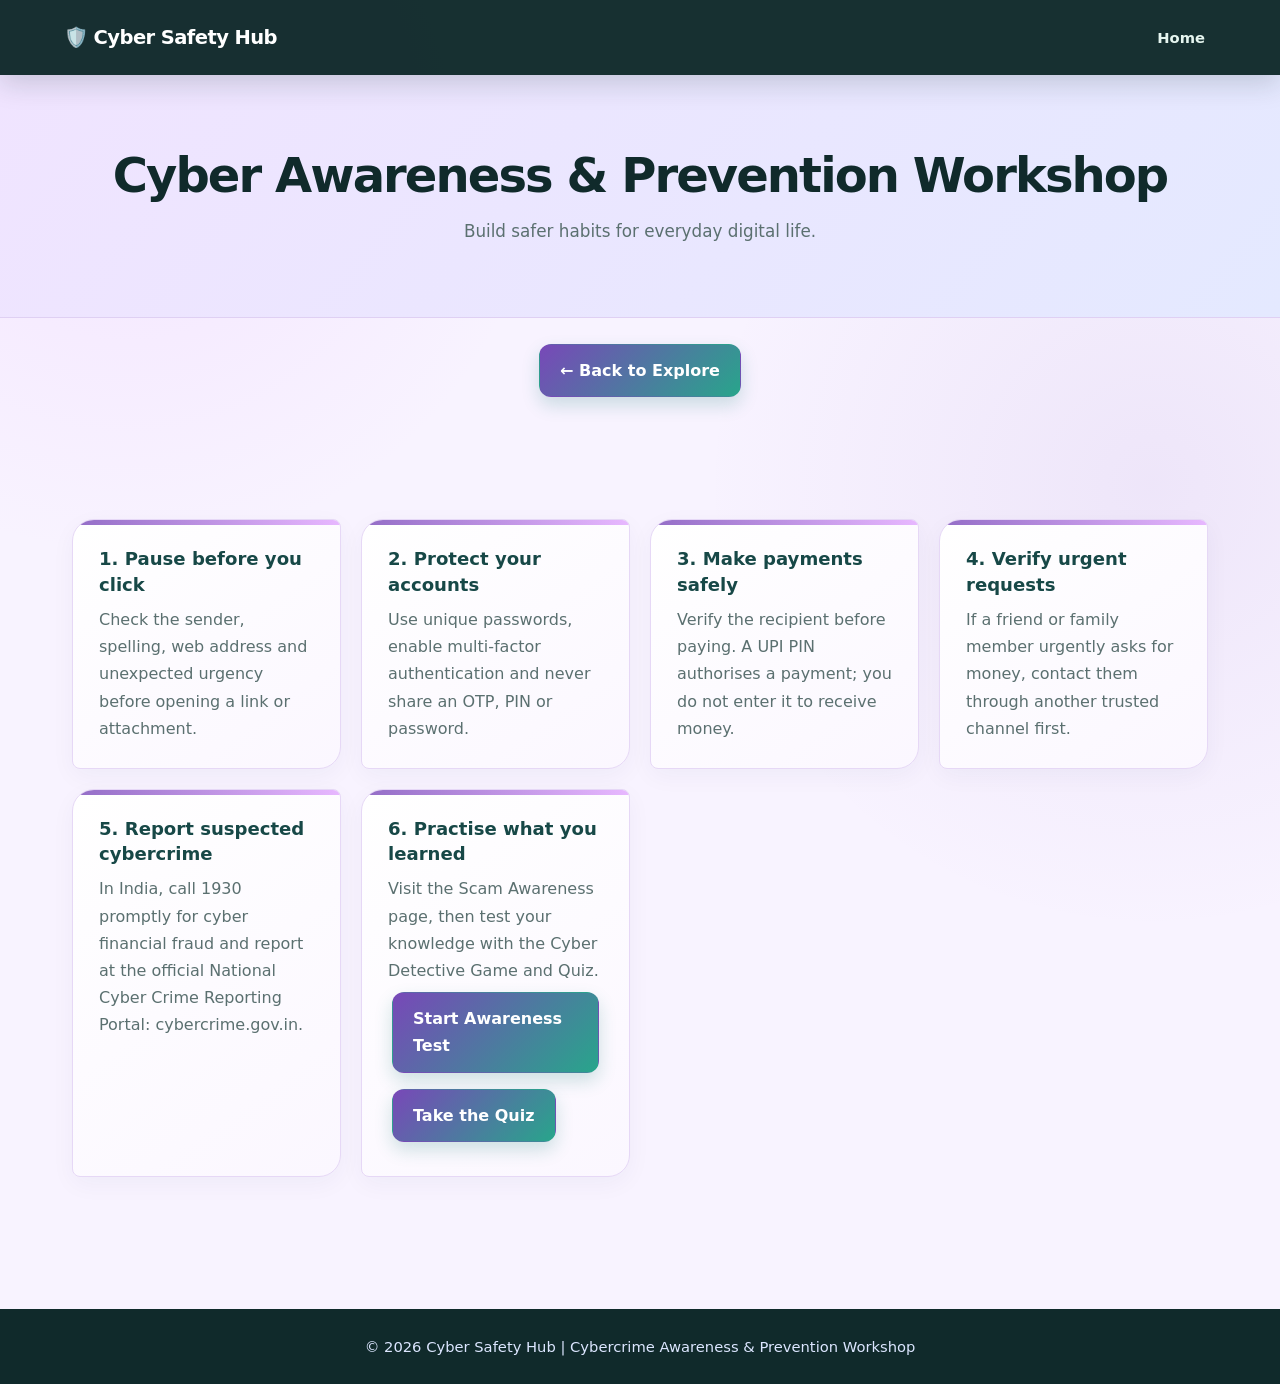
<file: pages/workshop.html>
<!DOCTYPE html>
<html lang="en">
<head>
  <meta charset="UTF-8">
  <meta name="viewport" content="width=device-width, initial-scale=1.0">
  <title>Cyber Awareness Workshop | Cyber Safety Hub</title>
  <link rel="stylesheet" href="../css/style.css">
</head>
<body class="theme-workshop">
  <header>
    <nav class="navbar">
      <h1>🛡️ Cyber Safety Hub</h1>
      <div class="nav-links">
        <a href="../index.html">Home</a>
      </div>
    </nav>
  </header>
  <section class="page-header">
    <h2>Cyber Awareness &amp; Prevention Workshop</h2>
    <p>Build safer habits for everyday digital life.</p>
  </section>

<div style="text-align:center; padding: 18px 20px 0;">
<a class="btn" href="explore.html">← Back to Explore</a>
</div>

  <main class="container">
    <div class="cards">
      <article class="card">
        <h3>1. Pause before you click</h3>
        <p>Check the sender, spelling, web address and unexpected urgency before opening a link or attachment.</p>
      </article>
      <article class="card">
        <h3>2. Protect your accounts</h3>
        <p>Use unique passwords, enable multi-factor authentication and never share an OTP, PIN or password.</p>
      </article>
      <article class="card">
        <h3>3. Make payments safely</h3>
        <p>Verify the recipient before paying. A UPI PIN authorises a payment; you do not enter it to receive money.</p>
      </article>
      <article class="card">
        <h3>4. Verify urgent requests</h3>
        <p>If a friend or family member urgently asks for money, contact them through another trusted channel first.</p>
      </article>
      <article class="card">
        <h3>5. Report suspected cybercrime</h3>
        <p>In India, call 1930 promptly for cyber financial fraud and report at the official National Cyber Crime Reporting Portal: cybercrime.gov.in.</p>
      </article>
      <article class="card">
        <h3>6. Practise what you learned</h3>
        <p>Visit the Scam Awareness page, then test your knowledge with the Cyber Detective Game and Quiz.</p>
        <a class="btn" href="https://forms.gle/Wnet2YFrooA3jLqL9" target="_blank">Start Awareness Test</a>
        <a class="btn" href="quiz.html">Take the Quiz</a>
      </article>
    </div>
  </main>
  <footer><p>© 2026 Cyber Safety Hub | Cybercrime Awareness &amp; Prevention Workshop</p></footer>
  <script src="../js/main.js"></script>
</body>
</html>
</file>
<file: css/style.css>
/* Cyber Safety Hub — refreshed visual theme */
:root {
  --navy: #102a2b;
  --navy-2: #174847;
  --blue: #167d70;
  --cyan: #65d6b3;
  --ink: #1b3030;
  --muted: #5b7070;
  --surface: #ffffff;
  --page: #f3f8f6;
  --line: #dce9e4;
  --shadow: 0 18px 45px rgba(16, 55, 48, .10);
}
* { box-sizing: border-box; margin: 0; padding: 0; }
html { scroll-behavior: smooth; }
body {
  font-family: Inter, ui-sans-serif, system-ui, -apple-system, "Segoe UI", Arial, sans-serif;
  background: var(--page);
  background-image: radial-gradient(circle at 8% 8%, rgba(101,214,179,.13), transparent 26rem),
                    radial-gradient(circle at 92% 35%, rgba(22,125,112,.08), transparent 28rem);
  color: var(--ink);
  line-height: 1.7;
}
a { transition: color .2s ease, background .2s ease, transform .2s ease, box-shadow .2s ease; }
.navbar {
  position: relative;
  z-index: 5;
  background: rgba(16, 42, 43, .97);
  color: white;
  padding: 17px clamp(18px, 5vw, 76px);
  display: flex;
  justify-content: space-between;
  align-items: center;
  gap: 18px;
  flex-wrap: wrap;
  box-shadow: 0 8px 28px rgba(16,42,43,.18);
}
.navbar h1, .logo { color: #fff; font-size: 1.22rem; font-weight: 800; letter-spacing: -.03em; }
.nav-links { display: flex; align-items: center; gap: 7px; flex-wrap: wrap; }
.nav-links a {
  color: #e6f5ef; text-decoration: none; font-size: .92rem; font-weight: 650;
  padding: 8px 11px; border-radius: 9px;
}
.nav-links a:hover, .nav-links a:focus-visible { color: white; background: rgba(255,255,255,.13); outline: none; }
.hero {
  position: relative; overflow: hidden; text-align: center;
  padding: clamp(70px, 10vw, 125px) 22px clamp(76px, 10vw, 130px);
  color: white;
  background: linear-gradient(130deg, #102a2b 0%, #155b56 55%, #168477 100%);
}
.hero::before, .hero::after {
  content: ""; position: absolute; border-radius: 50%; pointer-events: none;
  border: 1px solid rgba(255,255,255,.16);
}
.hero::before { width: 420px; height: 420px; top: -250px; right: -80px; box-shadow: 0 0 0 45px rgba(255,255,255,.035), 0 0 0 90px rgba(255,255,255,.025); }
.hero::after { width: 300px; height: 300px; bottom: -230px; left: -50px; box-shadow: 0 0 0 38px rgba(255,255,255,.035); }
.hero-content { position: relative; z-index: 1; max-width: 900px; margin: auto; }
.small-title { display: inline-block; margin-bottom: 20px !important; padding: 7px 13px; border: 1px solid rgba(255,255,255,.26); border-radius: 999px; background: rgba(255,255,255,.09); color: #baf7e3; font-size: .75rem !important; font-weight: 800; letter-spacing: .13em; }
.hero h1 { margin-bottom: 12px; font-size: clamp(2.7rem, 7vw, 5rem); line-height: 1.08; letter-spacing: -.055em; }
.hero h2 { max-width: 850px; margin: 0 auto 22px; font-size: clamp(1.35rem, 3vw, 2rem); line-height: 1.3; letter-spacing: -.025em; }
.hero p { max-width: 720px; margin: 12px auto; color: #e0f2ec; font-size: clamp(1rem, 1.8vw, 1.12rem); }
.buttons { display: flex; justify-content: center; align-items: center; flex-wrap: wrap; gap: 10px; margin-top: 27px; }
.btn {
  display: inline-flex; justify-content: center; align-items: center; gap: 8px;
  margin: 8px 4px; padding: 12px 20px; border: 1px solid transparent;
  background: linear-gradient(135deg, var(--blue), #28a58b); color: white;
  text-decoration: none; font-weight: 750; border-radius: 12px;
  box-shadow: 0 8px 18px rgba(22,125,112,.20); cursor: pointer; font: inherit;
  font-weight: 750;
}
.btn:hover { transform: translateY(-2px); box-shadow: 0 12px 24px rgba(22,125,112,.25); }
.btn:focus-visible, button:focus-visible, a:focus-visible { outline: 3px solid var(--cyan); outline-offset: 3px; }
.btn.secondary { background: rgba(255,255,255,.10); border-color: rgba(255,255,255,.38); color: white; box-shadow: none; }
.section, .container { max-width: 1180px; margin: 0 auto; padding: clamp(45px, 7vw, 82px) 22px; }
.section > h2, .container > h2 { text-align: center; color: var(--navy); font-size: clamp(1.8rem, 4vw, 2.55rem); line-height: 1.2; letter-spacing: -.04em; }
.section > h2::after, .container > h2::after { content: ""; display: block; width: 58px; height: 4px; margin: 14px auto 0; border-radius: 99px; background: linear-gradient(90deg, var(--blue), var(--cyan)); }
.cards { display: grid; grid-template-columns: repeat(auto-fit, minmax(min(100%, 250px), 1fr)); gap: 20px; margin-top: 32px; }
.card {
  position: relative; overflow: hidden; background: rgba(255,255,255,.94);
  padding: 26px; border: 1px solid var(--line); border-radius: 18px;
  box-shadow: 0 7px 24px rgba(22,40,85,.045);
  transition: transform .22s ease, box-shadow .22s ease, border-color .22s ease;
}
.card::before { content: ""; position: absolute; top: 0; left: 0; right: 0; height: 3px; background: linear-gradient(90deg, var(--blue), var(--cyan)); opacity: .8; }
.card:hover { transform: translateY(-5px); box-shadow: var(--shadow); border-color: #b9ddd0; }
.card h3 { margin-bottom: 9px; color: var(--navy-2); font-size: 1.13rem; line-height: 1.4; }
.card p { color: var(--muted); }
.page-header {
  text-align: center; padding: clamp(42px, 7vw, 72px) 20px;
  background: linear-gradient(135deg, #e4f5ee, #e0f0ed);
  border-bottom: 1px solid #d4e7df;
}
.page-header h2, .page-header h1 { color: var(--navy); font-size: clamp(2rem, 5vw, 3rem); letter-spacing: -.04em; line-height: 1.2; }
.page-header p { max-width: 680px; margin: 12px auto 0; color: var(--muted); font-size: 1.05rem; }
.page-title { text-align: center; padding: 55px 20px; background: linear-gradient(135deg, #e6f7ff, #e9edff); }
.page-title h1 { color: var(--navy); font-size: clamp(2rem, 5vw, 3rem); }
.page-title p { color: var(--muted); margin-top: 8px; }
.callout {
  margin: 12px auto 70px; max-width: 1100px; padding: clamp(32px, 6vw, 62px) 22px;
  text-align: center; color: white; border-radius: 24px;
  background: linear-gradient(125deg, #102a2b, #176d63);
  box-shadow: 0 20px 45px rgba(16,55,48,.18);
}
.callout h2 { font-size: clamp(1.8rem, 4vw, 2.5rem); letter-spacing: -.035em; }
.callout p { margin: 10px auto 18px; color: #e1f5ec; }
.callout .btn { background: white; color: #15554d; box-shadow: none; }
.question-box {
  width: min(700px, calc(100% - 32px)); margin: 34px auto; padding: clamp(22px, 5vw, 36px);
  background: white; border: 1px solid var(--line); border-radius: 20px; box-shadow: var(--shadow);
}
.question-box h3 { margin: 12px 0 18px; color: var(--navy); font-size: 1.25rem; line-height: 1.5; }
#score { color: var(--blue); font-size: .9rem; font-weight: 800; }
.option, #options button, #quizOptions button {
  display: block; width: 100%; padding: 14px 16px; margin: 10px 0;
  border: 1px solid #dce4f3; background: #f8faff; color: var(--ink);
  border-radius: 11px; cursor: pointer; text-align: left; font: inherit;
  transition: background .18s ease, border-color .18s ease, transform .18s ease;
}
.option:hover, #options button:hover, #quizOptions button:hover { background: #edf3ff; border-color: #9db6ff; transform: translateX(2px); }
button:disabled { cursor: not-allowed; opacity: .72; }
.result { margin-top: 18px; padding: 14px 16px; border-radius: 11px; background: #eef4ff; color: #203b76; }
.warning { margin-top: 12px; padding: 12px; background: #fff4e5; border-radius: 10px; color: #8a4510; }
.safe { margin-top: 12px; padding: 12px; background: #e9fbf1; border-radius: 10px; color: #17633b; }
footer { text-align: center; background: var(--navy); color: #dce6ff; padding: 25px 18px; margin-top: 50px; font-size: .92rem; }
@media (max-width: 760px) {
  .navbar { align-items: flex-start; flex-direction: column; padding: 16px 20px; }
  .nav-links { gap: 4px; }
  .nav-links a { padding: 7px 9px; }
  .hero { padding-top: 68px; }
  .section, .container { padding-left: 16px; padding-right: 16px; }
  .callout { margin-left: 16px; margin-right: 16px; border-radius: 18px; }
}
@media (prefers-reduced-motion: reduce) {
  *, *::before, *::after { scroll-behavior: auto !important; transition-duration: .01ms !important; animation-duration: .01ms !important; }
}


/* Distinct visual identities for each learning section */
body.theme-crimes { --blue: #e85d3f; --cyan: #ffbd69; --page: #fff7f3; --line: #f5d9ce; }
body.theme-crimes { background-image: radial-gradient(circle at 8% 8%, rgba(255,140,105,.16), transparent 26rem), radial-gradient(circle at 92% 35%, rgba(232,93,63,.09), transparent 28rem); }
body.theme-crimes .page-header, body.theme-crimes .page-title { background: linear-gradient(125deg, #fff0e8, #ffe0d2); border-color: #f5c6b4; }
body.theme-crimes .card { border-radius: 8px 22px 22px 22px; box-shadow: 0 10px 0 rgba(232,93,63,.07), 0 12px 28px rgba(120,54,35,.07); }
body.theme-crimes .card::before { height: 6px; background: linear-gradient(90deg, #e85d3f, #ffbd69); }

body.theme-prevention { --blue: #16845b; --cyan: #71d6a7; --page: #f1fbf5; --line: #d5eee0; }
body.theme-prevention { background-image: radial-gradient(circle at 12% 8%, rgba(113,214,167,.18), transparent 26rem), radial-gradient(circle at 90% 40%, rgba(22,132,91,.08), transparent 28rem); }
body.theme-prevention .page-header, body.theme-prevention .page-title { background: linear-gradient(130deg, #e3f9eb, #d4f2e4); border-color: #c7e9d6; }
body.theme-prevention .card { border-radius: 24px 24px 24px 7px; background: #fbfffc; }
body.theme-prevention .card::before { left: 18px; right: auto; top: 18px; width: 38px; height: 5px; border-radius: 10px; background: #16845b; }
body.theme-prevention .card h3 { padding-top: 10px; }

body.theme-scams { --blue: #c02654; --cyan: #ff9aab; --page: #fff4f6; --line: #f4d4de; }
body.theme-scams { background-image: radial-gradient(circle at 8% 8%, rgba(255,154,171,.16), transparent 26rem), radial-gradient(circle at 92% 35%, rgba(192,38,84,.08), transparent 28rem); }
body.theme-scams .page-header, body.theme-scams .page-title { background: linear-gradient(130deg, #ffe8ee, #fbd5e0); border-color: #f0c0d0; }
body.theme-scams .card { border: 1px solid #f0c6d3; border-left: 5px solid #c02654; border-radius: 14px; }
body.theme-scams .card::before { display: none; }
body.theme-scams .warning { background: #fff0d9; border-left: 3px solid #ef9a28; }
body.theme-scams .safe { background: #e7f8ef; border-left: 3px solid #20a46b; }

body.theme-game { --blue: #7c5cff; --cyan: #46e7d5; --page: #0b1024; --line: #29335b; --ink: #f2f5ff; --muted: #b2bddc; --navy: #111936; --navy-2: #dce5ff; --surface: #151d3a; --shadow: 0 24px 65px rgba(0,0,0,.28); }
body.theme-game { background-color: #0b1024; background-image: radial-gradient(circle at 10% 20%, rgba(124,92,255,.2), transparent 28rem), radial-gradient(circle at 90% 55%, rgba(70,231,213,.11), transparent 30rem); color: #f2f5ff; }
body.theme-game .navbar { background: rgba(7,11,28,.97); border-bottom: 1px solid #29335b; }
body.theme-game .page-header { background: linear-gradient(130deg, #17153b, #102e45); border-color: #29335b; }
body.theme-game .page-header h2 { color: #f4f1ff; }
body.theme-game .page-header p { color: #c2c9e7; }
body.theme-game .question-box { position: relative; background: linear-gradient(145deg, #171d3c, #11182f); border: 1px solid #38416c; border-radius: 26px; box-shadow: 0 0 0 1px rgba(124,92,255,.12), 0 25px 70px rgba(0,0,0,.35); }
body.theme-game .question-box::before { content: "MISSION CARD"; display: inline-block; padding: 5px 10px; border-radius: 7px; background: rgba(124,92,255,.18); color: #b9adff; font-size: .72rem; font-weight: 900; letter-spacing: .14em; }
body.theme-game .question-box h3 { color: #f5f4ff; font-size: clamp(1.2rem, 2.5vw, 1.55rem); }
body.theme-game #score { display: inline-block; float: right; color: #46e7d5; padding: 5px 10px; border: 1px solid #2e666c; border-radius: 999px; }
body.theme-game #options button { background: #20294b; border-color: #39456f; color: #f0f3ff; border-radius: 13px; padding: 15px 17px; }
body.theme-game #options button:hover { background: #2b3560; border-color: #8e7bff; }
body.theme-game #options button:disabled { opacity: .62; }
body.theme-game .result { background: #20294b; color: #dbe4ff; border: 1px solid #39456f; }
body.theme-game .btn { background: linear-gradient(135deg, #7c5cff, #3e9dff); }

body.theme-quiz { --blue: #087e8b; --cyan: #51d6c7; --page: #effbfc; --line: #cfecef; }
body.theme-quiz { background-image: radial-gradient(circle at 10% 10%, rgba(81,214,199,.17), transparent 26rem), radial-gradient(circle at 90% 35%, rgba(8,126,139,.08), transparent 28rem); }
body.theme-quiz .page-header { background: linear-gradient(130deg, #d9f8f4, #dceffb); border-color: #c4e8e8; }
body.theme-quiz .question-box { border-top: 6px solid #087e8b; border-radius: 10px 10px 24px 24px; }
body.theme-quiz #quizOptions button { background: #f0fbfa; border-color: #c9e9e6; }
body.theme-quiz #quizOptions button:hover { background: #dff7f3; border-color: #58bfb6; }

body.theme-workshop { --blue: #7848b8; --cyan: #e2a7ff; --page: #f8f3ff; --line: #e6d8f6; }
body.theme-workshop { background-image: radial-gradient(circle at 10% 10%, rgba(226,167,255,.18), transparent 26rem), radial-gradient(circle at 90% 35%, rgba(120,72,184,.08), transparent 28rem); }
body.theme-workshop .page-header { background: linear-gradient(130deg, #f0e4ff, #e4e9ff); border-color: #dfd0f3; }
body.theme-workshop .card { background: linear-gradient(145deg, #fff, #fbf7ff); border-radius: 22px 8px 22px 8px; }
body.theme-workshop .card::before { background: linear-gradient(90deg, #7848b8, #e2a7ff); height: 5px; }

@media (max-width: 760px) {
  body.theme-game .question-box { margin-top: 22px; }
  body.theme-game #score { float: none; display: table; margin-top: 12px; }
}
</file>
